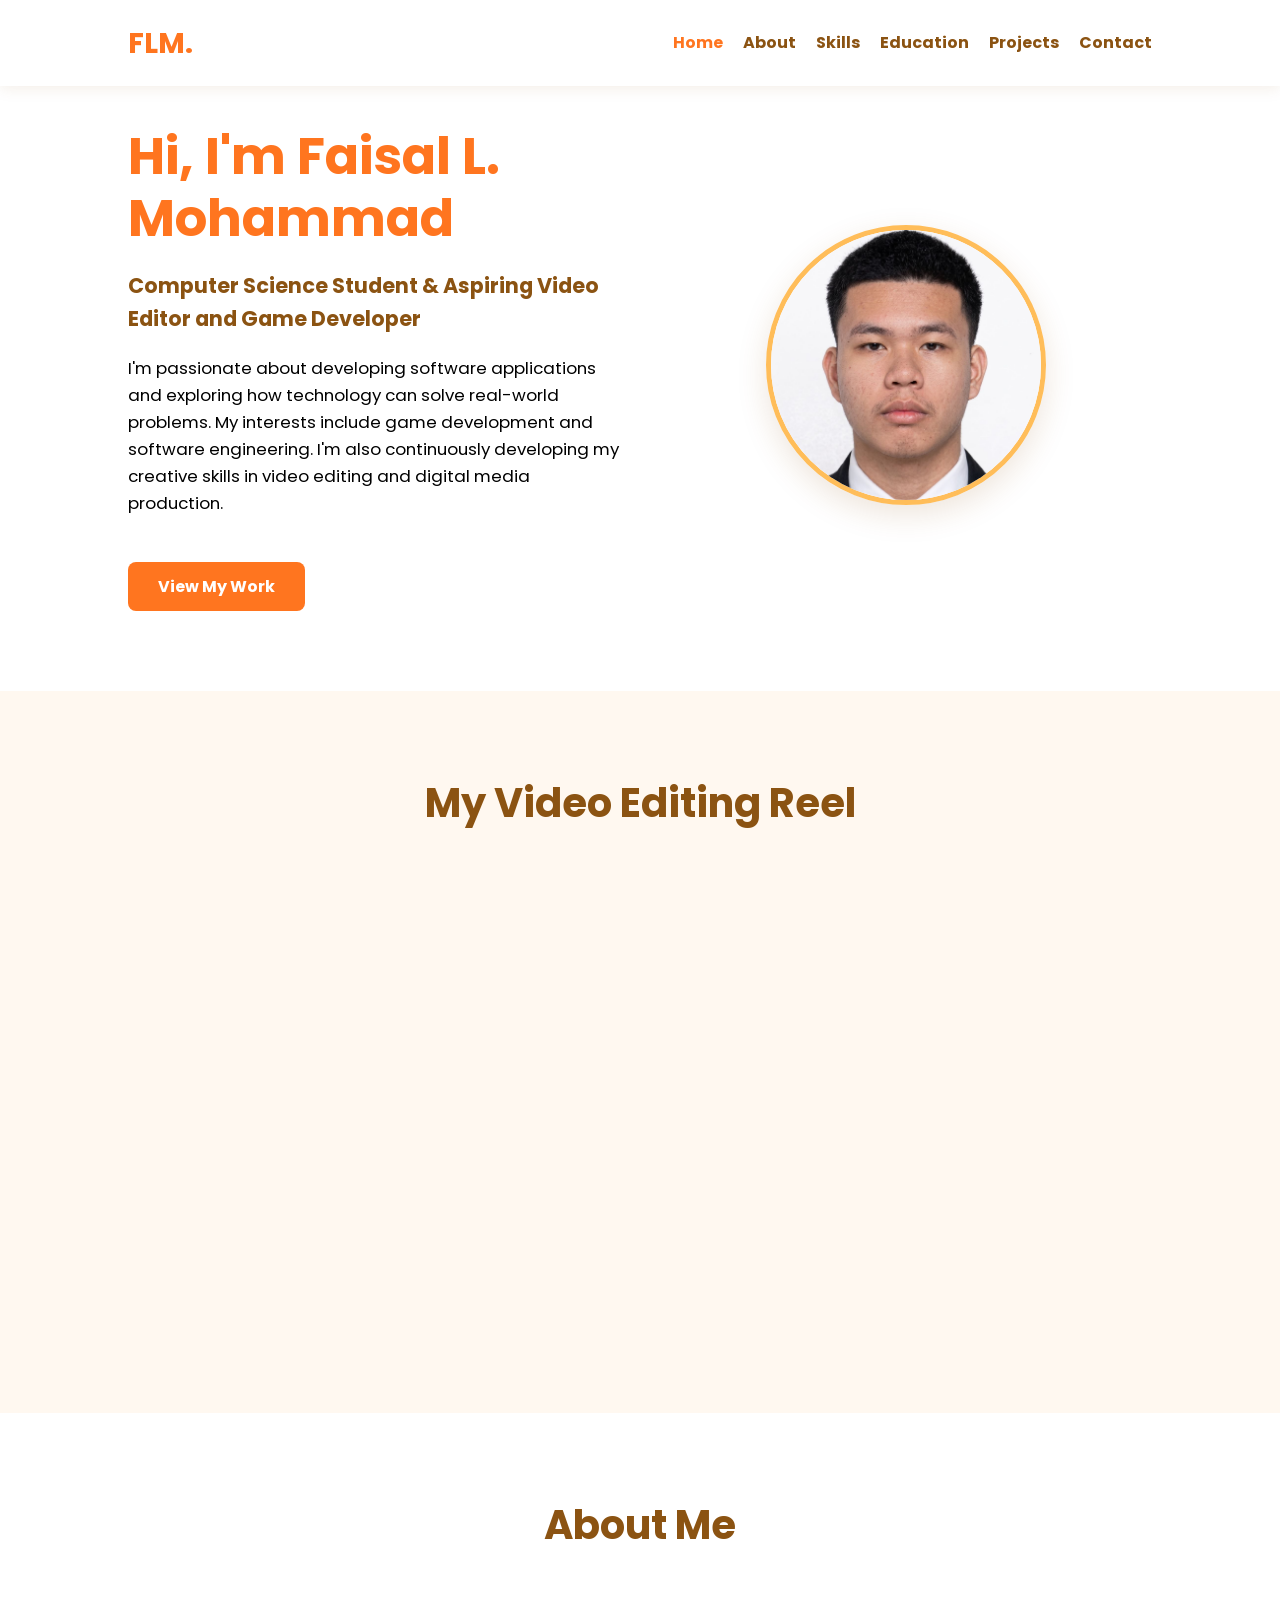
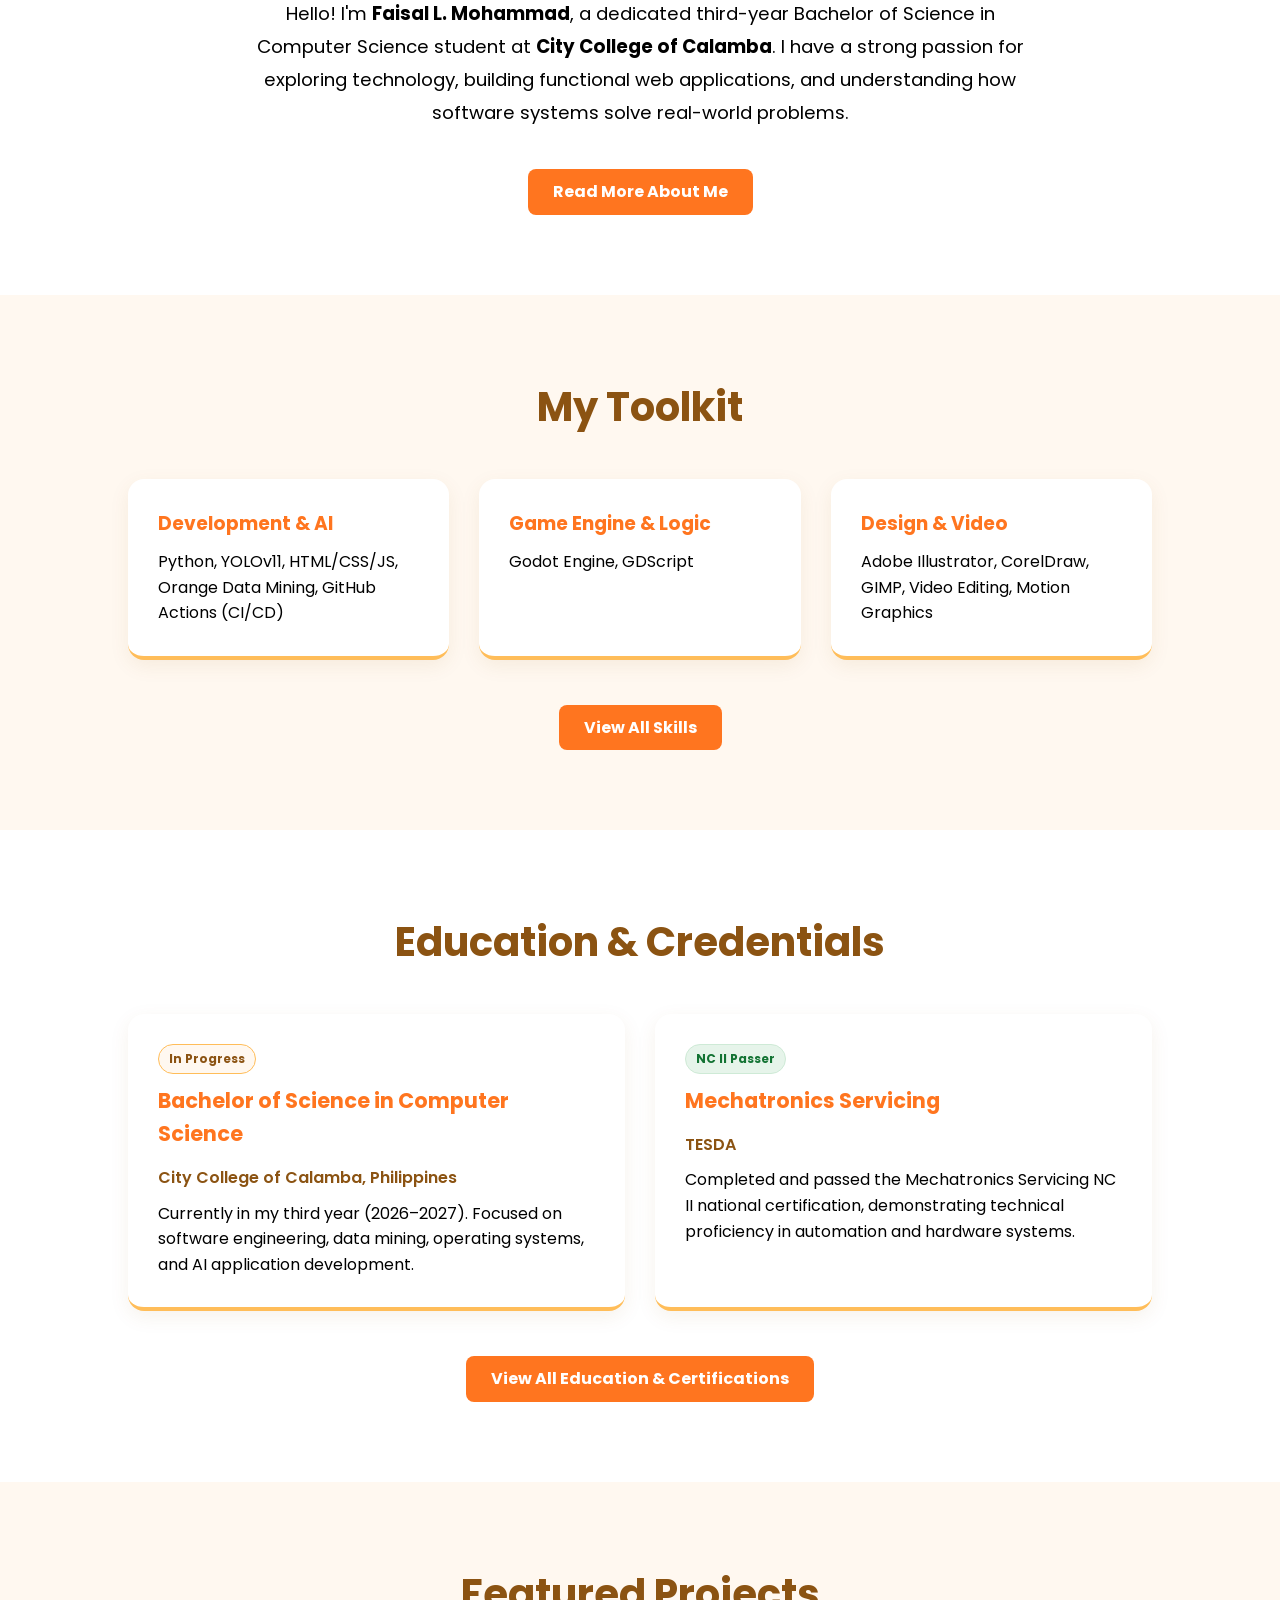
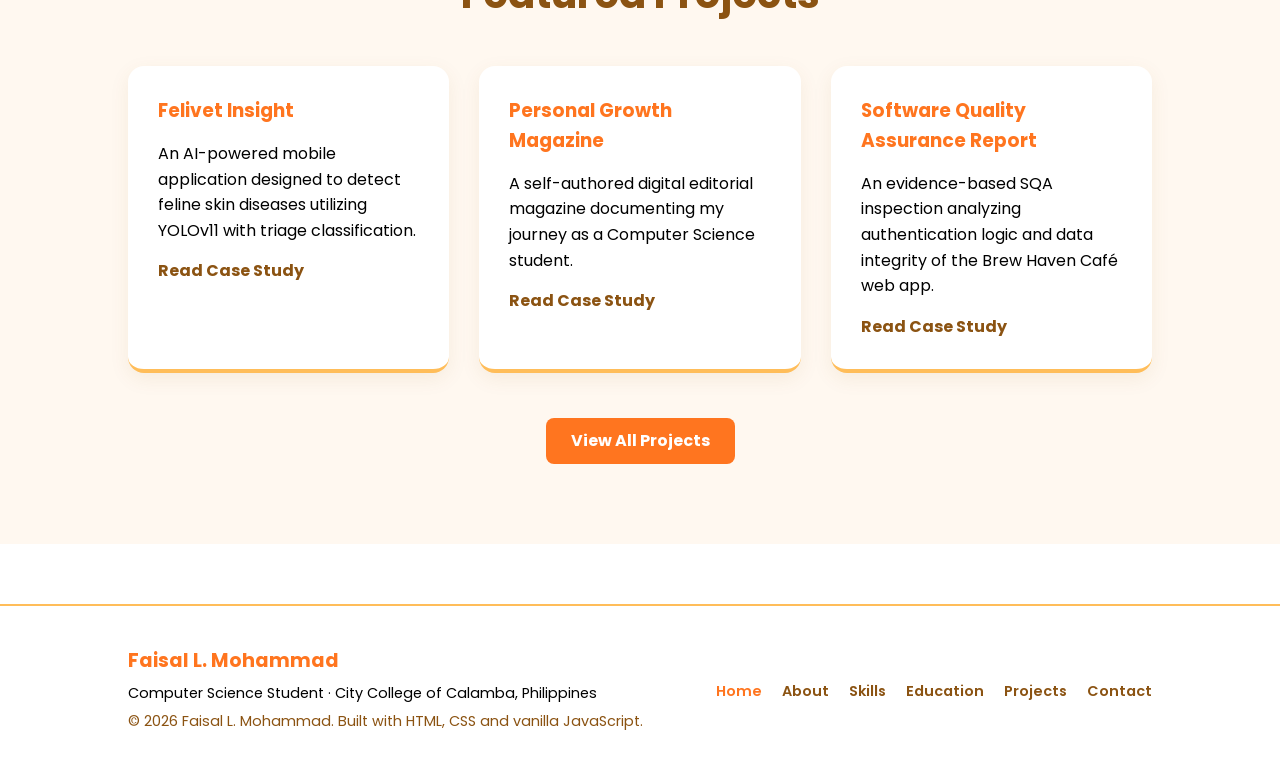
<file: index.html>
<!DOCTYPE html>
<html lang="en">
<head>
    <meta charset="UTF-8">
    <meta name="viewport" content="width=device-width, initial-scale=1.0">
    <title>Faisal L. Mohammad | Portfolio</title>
    <link href="https://fonts.googleapis.com/css2?family=Poppins:wght@400;700&display=swap" rel="stylesheet">
    <link rel="stylesheet" href="style.css">
</head>
<body>
    <!-- NAVIGATION -->
    <nav class="navbar">
        <div class="logo">FLM.</div>
        <ul class="nav-links">
            <li><a href="index.html" style="color: var(--primary-orange);">Home</a></li>
            <li><a href="about.html">About</a></li>
            <li><a href="skills.html">Skills</a></li>
            <li><a href="education.html">Education</a></li>
            <li><a href="projects.html">Projects</a></li>
            <li><a href="contact.html">Contact</a></li>
        </ul>
    </nav>

    <!-- HERO SECTION (HOME) -->
    <section class="section" style="display: flex; justify-content: space-between; align-items: center; flex-wrap: wrap; gap: 40px; padding-top: 40px;">
        <div style="flex: 1; min-width: 300px;">
            <h1 style="font-size: 3.2rem; color: var(--primary-orange); line-height: 1.2; margin-bottom: 20px;">
                Hi, I'm Faisal L. Mohammad
            </h1>
            <p style="font-size: 1.3rem; color: var(--brown); font-weight: 700; margin-bottom: 20px;">
                Computer Science Student & Aspiring Video Editor and Game Developer
            </p>
            <p style="font-size: 1.05rem; line-height: 1.6; color: var(--black); margin-bottom: 30px;">
                I'm passionate about developing software applications and exploring how technology can solve real-world problems. My interests include game development and software engineering. I'm also continuously developing my creative skills in video editing and digital media production.
            </p>
            <a href="projects.html" class="project-link" style="display: inline-block; padding: 12px 30px; background-color: var(--primary-orange); color: var(--white); border-radius: 8px; text-decoration: none; font-weight: 700;">View My Work</a>
        </div>
        <div style="flex: 1; min-width: 280px; text-align: center;">
            <img src="6303190984984040813.jpg" alt="Faisal L. Mohammad" style="width: 280px; height: 280px; border-radius: 50%; object-fit: cover; border: 5px solid var(--light-orange); box-shadow: 0 10px 30px rgba(139, 83, 18, 0.15);">
        </div>
    </section>

    <!-- VIDEO REEL PREVIEW -->
    <section class="section" style="text-align: center; background-color: var(--bg-light);">
        <h2 class="section-title">My Video Editing Reel</h2>
        <div style="max-width: 800px; margin: 0 auto;">
            <iframe width="100%" height="450" src="https://www.youtube.com/embed/B8RIspsbFXc" title="YouTube video player" frameborder="0" allow="accelerometer; autoplay; clipboard-write; encrypted-media; gyroscope; picture-in-picture; web-share" allowfullscreen></iframe>
        </div>
    </section>

    <!-- ABOUT PREVIEW -->
    <section class="section">
        <h2 class="section-title">About Me</h2>
        <div style="max-width: 800px; margin: 0 auto; text-align: center;">
            <p style="font-size: 1.15rem; line-height: 1.8; color: var(--black); margin-bottom: 25px;">
                Hello! I'm <strong>Faisal L. Mohammad</strong>, a dedicated third-year Bachelor of Science in Computer Science student at <strong>City College of Calamba</strong>. I have a strong passion for exploring technology, building functional web applications, and understanding how software systems solve real-world problems.
            </p>
            <a href="about.html" class="project-link" style="display: inline-block; padding: 10px 25px; background-color: var(--primary-orange); color: var(--white); border-radius: 8px; text-decoration: none; font-weight: 700;">Read More About Me</a>
        </div>
    </section>

    <!-- SKILLS PREVIEW -->
    <section class="section" style="background-color: var(--bg-light);">
        <h2 class="section-title">My Toolkit</h2>
        <div class="skills-grid" style="margin-bottom: 30px;">
            <div class="skill-card">
                <h3 style="color: var(--primary-orange); margin-bottom: 10px;">Development & AI</h3>
                <p>Python, YOLOv11, HTML/CSS/JS, Orange Data Mining, GitHub Actions (CI/CD)</p>
            </div>
            <div class="skill-card">
                <h3 style="color: var(--primary-orange); margin-bottom: 10px;">Game Engine & Logic</h3>
                <p>Godot Engine, GDScript</p>
            </div>
            <div class="skill-card">
                <h3 style="color: var(--primary-orange); margin-bottom: 10px;">Design & Video</h3>
                <p>Adobe Illustrator, CorelDraw, GIMP, Video Editing, Motion Graphics</p>
            </div>
        </div>
        <div style="text-align: center;">
            <a href="skills.html" class="project-link" style="display: inline-block; padding: 10px 25px; background-color: var(--primary-orange); color: var(--white); border-radius: 8px; text-decoration: none; font-weight: 700;">View All Skills</a>
        </div>
    </section>

    <!-- EDUCATION PREVIEW -->
    <section class="section">
        <h2 class="section-title">Education & Credentials</h2>
        <div style="max-width: 1200px; margin: 0 auto; margin-bottom: 30px;">
            <div class="skills-grid">
                <div class="skill-card">
                    <span class="badge" style="display: inline-block; padding: 4px 10px; font-size: 0.75rem; font-weight: 700; border-radius: 20px; background-color: var(--bg-light); color: var(--brown); margin-bottom: 10px; border: 1px solid var(--light-orange);">In Progress</span>
                    <h3 style="color: var(--primary-orange); font-size: 1.3rem;">Bachelor of Science in Computer Science</h3>
                    <p style="color: var(--brown); font-weight: 600; margin-bottom: 10px;">City College of Calamba, Philippines</p>
                    <p>Currently in my third year (2026–2027). Focused on software engineering, data mining, operating systems, and AI application development.</p>
                </div>
                <div class="skill-card">
                    <span class="badge" style="display: inline-block; padding: 4px 10px; font-size: 0.75rem; font-weight: 700; border-radius: 20px; background-color: #e6f4ea; color: #137333; margin-bottom: 10px; border: 1px solid #ceead6;">NC II Passer</span>
                    <h3 style="color: var(--primary-orange); font-size: 1.3rem;">Mechatronics Servicing</h3>
                    <p style="color: var(--brown); font-weight: 600; margin-bottom: 10px;">TESDA</p>
                    <p>Completed and passed the Mechatronics Servicing NC II national certification, demonstrating technical proficiency in automation and hardware systems.</p>
                </div>
            </div>
        </div>
        <div style="text-align: center;">
            <a href="education.html" class="project-link" style="display: inline-block; padding: 10px 25px; background-color: var(--primary-orange); color: var(--white); border-radius: 8px; text-decoration: none; font-weight: 700;">View All Education & Certifications</a>
        </div>
    </section>

    <!-- FEATURED PROJECTS PREVIEW -->
    <section class="section" style="background-color: var(--bg-light);">
        <h2 class="section-title">Featured Projects</h2>
        <div class="projects-grid" style="margin-bottom: 30px;">
            <div class="project-card">
                <h3>Felivet Insight</h3>
                <p>An AI-powered mobile application designed to detect feline skin diseases utilizing YOLOv11 with triage classification.</p>
                <a href="felivet.html" class="project-link">Read Case Study</a>
            </div>
            <div class="project-card">
                <h3>Personal Growth Magazine</h3>
                <p>A self-authored digital editorial magazine documenting my journey as a Computer Science student.</p>
                <a href="magazine.html" class="project-link">Read Case Study</a>
            </div>
            <div class="project-card">
                <h3>Software Quality Assurance Report</h3>
                <p>An evidence-based SQA inspection analyzing authentication logic and data integrity of the Brew Haven Café web app.</p>
                <a href="sqa-report.html" class="project-link">Read Case Study</a>
            </div>
        </div>
        <div style="text-align: center;">
            <a href="projects.html" class="project-link" style="display: inline-block; padding: 10px 25px; background-color: var(--primary-orange); color: var(--white); border-radius: 8px; text-decoration: none; font-weight: 700;">View All Projects</a>
        </div>
    </section>

    <!-- FOOTER -->
    <footer>
        <div class="footer-left">
            <h3>Faisal L. Mohammad</h3>
            <p>Computer Science Student · City College of Calamba, Philippines</p>
            <p class="copyright">&copy; 2026 Faisal L. Mohammad. Built with HTML, CSS and vanilla JavaScript.</p>
        </div>
        <ul class="footer-links">
            <li><a href="index.html"style="color: var(--primary-orange);">Home</a></li>
            <li><a href="about.html">About</a></li>
            <li><a href="skills.html">Skills</a></li>
            <li><a href="education.html">Education</a></li>
            <li><a href="projects.html">Projects</a></li>
            <li><a href="contact.html">Contact</a></li>
        </ul>
    </footer>
</body>
</html>
</file>
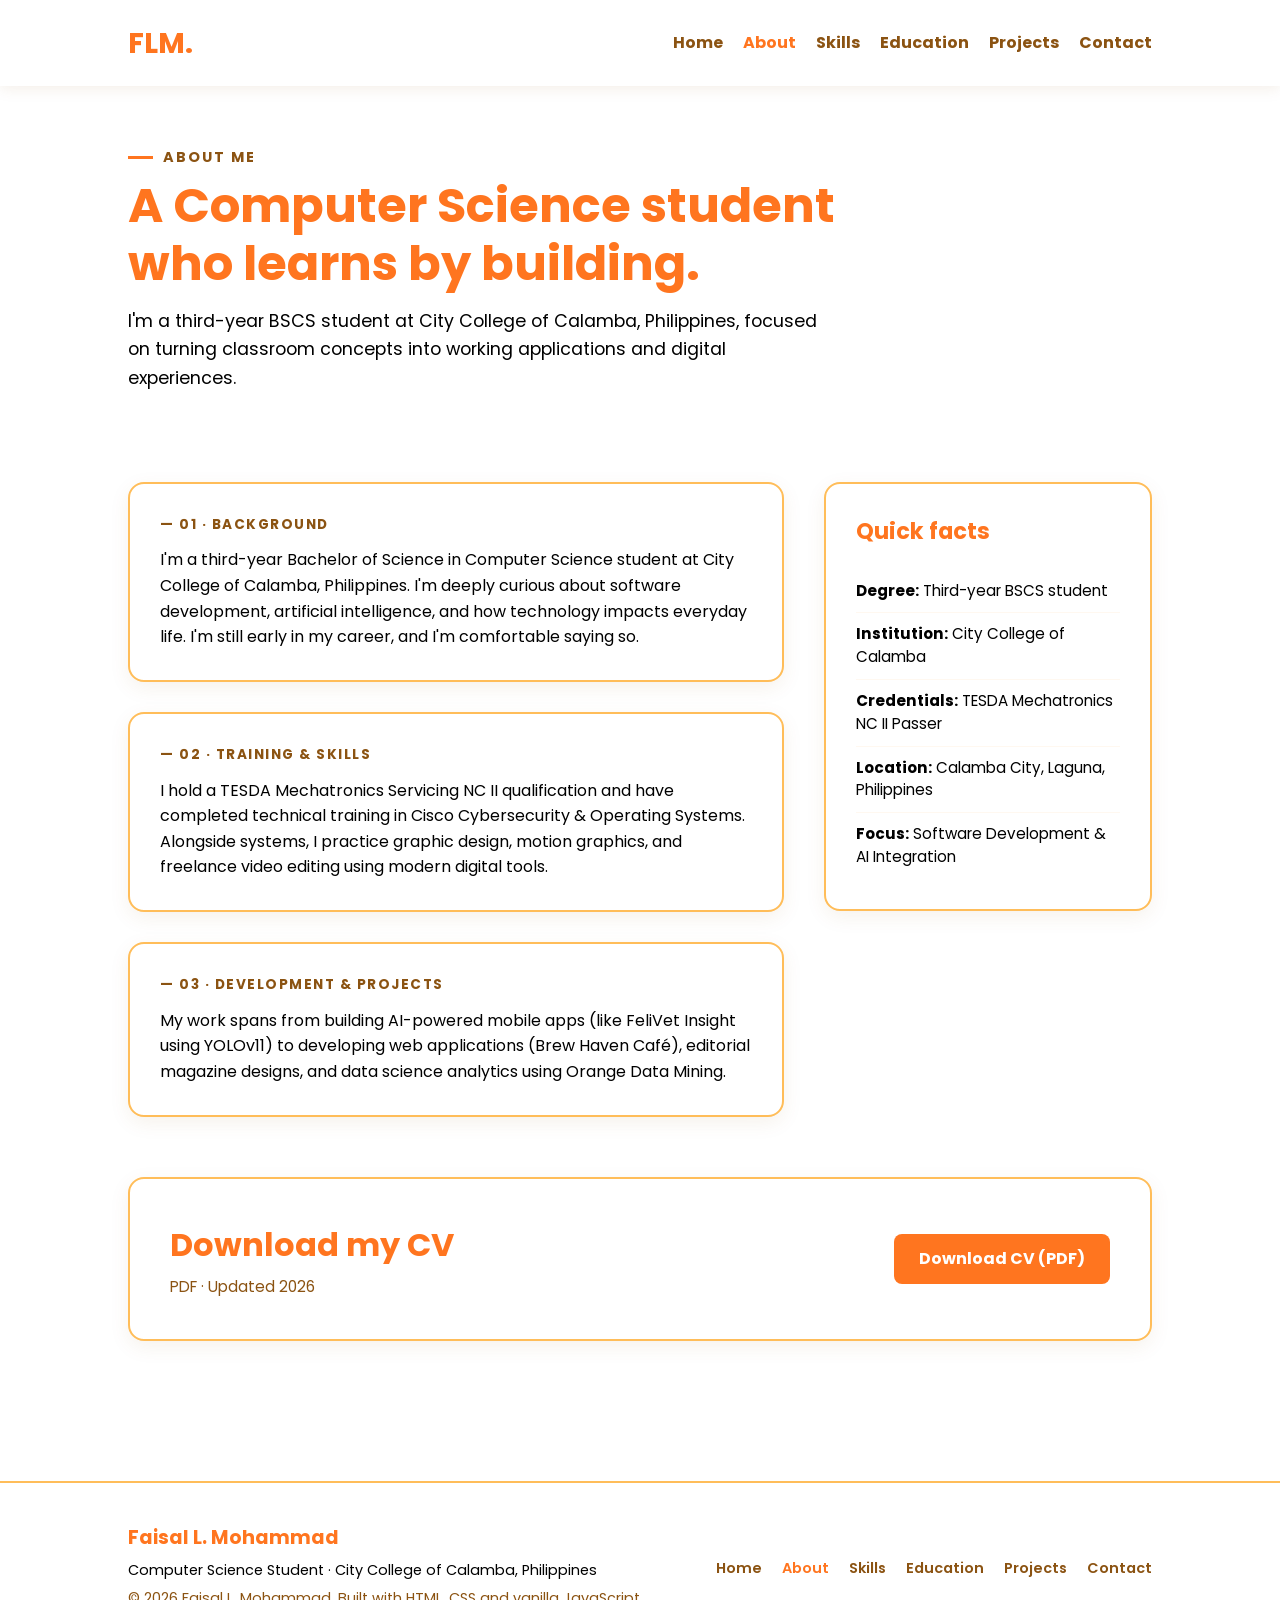
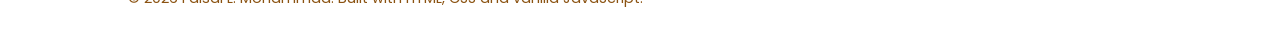
<file: about.html>
<!DOCTYPE html>
<html lang="en">
<head>
    <meta charset="UTF-8">
    <meta name="viewport" content="width=device-width, initial-scale=1.0">
    <title>About Me | Faisal L. Mohammad</title>
    <link href="https://fonts.googleapis.com/css2?family=Poppins:wght@400;700&display=swap" rel="stylesheet">
    <link rel="stylesheet" href="style.css">
    <style>
        .about-hero {
            padding: 60px 10% 40px 10%;
        }
        .about-subtitle {
            font-size: 0.9rem;
            color: var(--brown);
            font-weight: 700;
            letter-spacing: 2px;
            text-transform: uppercase;
            margin-bottom: 8px;
            display: flex;
            align-items: center;
            gap: 10px;
        }
        .about-subtitle::before {
            content: "";
            display: inline-block;
            width: 25px;
            height: 3px;
            background-color: var(--primary-orange);
        }
        .about-hero h1 {
            color: var(--primary-orange);
            font-size: 3rem;
            margin-bottom: 15px;
            max-width: 800px;
            line-height: 1.2;
        }
        .about-hero p {
            color: var(--black);
            font-size: 1.1rem;
            max-width: 700px;
            line-height: 1.6;
            margin-bottom: 50px;
        }
        .about-layout {
            display: grid;
            grid-template-columns: 2fr 1fr;
            gap: 40px;
            padding: 0 10% 60px 10%;
        }
        .about-main-cards {
            display: flex;
            flex-direction: column;
            gap: 30px;
        }
        .about-card {
            background: var(--white);
            padding: 30px;
            border-radius: 16px;
            box-shadow: 0 6px 20px rgba(139, 83, 18, 0.08);
            border: 2px solid var(--light-orange);
        }
        .about-card-title {
            font-size: 0.85rem;
            color: var(--brown);
            font-weight: 700;
            letter-spacing: 1.5px;
            text-transform: uppercase;
            margin-bottom: 12px;
            display: flex;
            align-items: center;
            gap: 8px;
        }
        .about-card p {
            color: var(--black);
            font-size: 1rem;
            line-height: 1.6;
        }
        .quick-facts-box {
            background: var(--white);
            padding: 30px;
            border-radius: 16px;
            box-shadow: 0 6px 20px rgba(139, 83, 18, 0.08);
            border: 2px solid var(--light-orange);
            height: fit-content;
        }
        .quick-facts-box h3 {
            color: var(--primary-orange);
            font-size: 1.4rem;
            margin-bottom: 20px;
        }
        .quick-facts-box ul {
            list-style: none;
            padding: 0;
            margin: 0;
        }
        .quick-facts-box li {
            color: var(--black);
            font-size: 0.95rem;
            padding: 10px 0;
            border-bottom: 1px solid var(--bg-light);
            line-height: 1.5;
        }
        .quick-facts-box li:last-child {
            border-bottom: none;
        }
        .cv-section {
            padding: 0 10% 80px 10%;
        }
        .cv-card {
            background: var(--white);
            padding: 40px;
            border-radius: 16px;
            box-shadow: 0 6px 20px rgba(139, 83, 18, 0.08);
            border: 2px solid var(--light-orange);
            display: flex;
            justify-content: space-between;
            align-items: center;
            flex-wrap: wrap;
            gap: 20px;
        }
        .cv-card h3 {
            color: var(--primary-orange);
            font-size: 2rem;
            margin-bottom: 5px;
        }
        .cv-card p {
            color: var(--brown);
            font-size: 0.95rem;
        }
        .download-btn {
            background-color: var(--primary-orange);
            color: var(--white);
            padding: 12px 25px;
            border-radius: 8px;
            text-decoration: none;
            font-weight: 700;
            transition: background 0.3s ease;
        }
        .download-btn:hover {
            background-color: var(--brown);
        }
        @media (max-width: 900px) {
            .about-layout {
                grid-template-columns: 1fr;
            }
        }
    </style>
</head>
<body>
    <!-- NAVIGATION -->
    <nav class="navbar">
        <div class="logo">FLM.</div>
        <ul class="nav-links">
            <li><a href="index.html">Home</a></li>
            <li><a href="about.html" style="color: var(--primary-orange);">About</a></li>
            <li><a href="skills.html">Skills</a></li>
            <li><a href="education.html">Education</a></li>
            <li><a href="projects.html">Projects</a></li>
            <li><a href="contact.html">Contact</a></li>
        </ul>
    </nav>


    <!-- ABOUT HERO -->
    <section class="about-hero">
        <div class="about-subtitle">About Me</div>
        <h1>A Computer Science student who learns by building.</h1>
        <p>I'm a third-year BSCS student at City College of Calamba, Philippines, focused on turning classroom concepts into working applications and digital experiences.</p>
    </section>

    <!-- ABOUT GRID LAYOUT -->
    <div class="about-layout">
        
        <!-- LEFT MAIN CARDS -->
        <div class="about-main-cards">
            
            <div class="about-card">
                <div class="about-card-title">— 01 · BACKGROUND</div>
                <p>I'm a third-year Bachelor of Science in Computer Science student at City College of Calamba, Philippines. I'm deeply curious about software development, artificial intelligence, and how technology impacts everyday life. I'm still early in my career, and I'm comfortable saying so.</p>
            </div>

            <div class="about-card">
                <div class="about-card-title">— 02 · TRAINING & SKILLS</div>
                <p>I hold a TESDA Mechatronics Servicing NC II qualification and have completed technical training in Cisco Cybersecurity & Operating Systems. Alongside systems, I practice graphic design, motion graphics, and freelance video editing using modern digital tools.</p>
            </div>

            <div class="about-card">
                <div class="about-card-title">— 03 · DEVELOPMENT & PROJECTS</div>
                <p>My work spans from building AI-powered mobile apps (like FeliVet Insight using YOLOv11) to developing web applications (Brew Haven Café), editorial magazine designs, and data science analytics using Orange Data Mining.</p>
            </div>

        </div>

        <!-- RIGHT QUICK FACTS -->
        <div class="quick-facts-box">
            <h3>Quick facts</h3>
            <ul>
                <li><strong>Degree:</strong> Third-year BSCS student</li>
                <li><strong>Institution:</strong> City College of Calamba</li>
                <li><strong>Credentials:</strong> TESDA Mechatronics NC II Passer</li>
                <li><strong>Location:</strong> Calamba City, Laguna, Philippines</li>
                <li><strong>Focus:</strong> Software Development & AI Integration</li>
            </ul>
        </div>

    </div>

    <!-- CV DOWNLOAD SECTION -->
    <section class="cv-section">
        <div class="cv-card">
            <div>
                <h3>Download my CV</h3>
                <p>PDF · Updated 2026</p>
            </div>
            <a href="Faisal_L_Mohammad_Professional_CV.pdf" download class="download-btn">Download CV (PDF)</a>
        </div>
    </section>

<!-- FOOTER -->
    <footer>
        <div class="footer-left">
            <h3>Faisal L. Mohammad</h3>
            <p>Computer Science Student · City College of Calamba, Philippines</p>
            <p class="copyright">&copy; 2026 Faisal L. Mohammad. Built with HTML, CSS and vanilla JavaScript.</p>
        </div>
        <ul class="footer-links">
            <li><a href="index.html">Home</a></li>
            <li><a href="about.html" style="color: var(--primary-orange);">About</a></li>
            <li><a href="skills.html">Skills</a></li>
            <li><a href="education.html">Education</a></li>
            <li><a href="projects.html">Projects</a></li>
            <li><a href="contact.html">Contact</a></li>
        </ul>
    </footer>
</body>
</html>
</file>
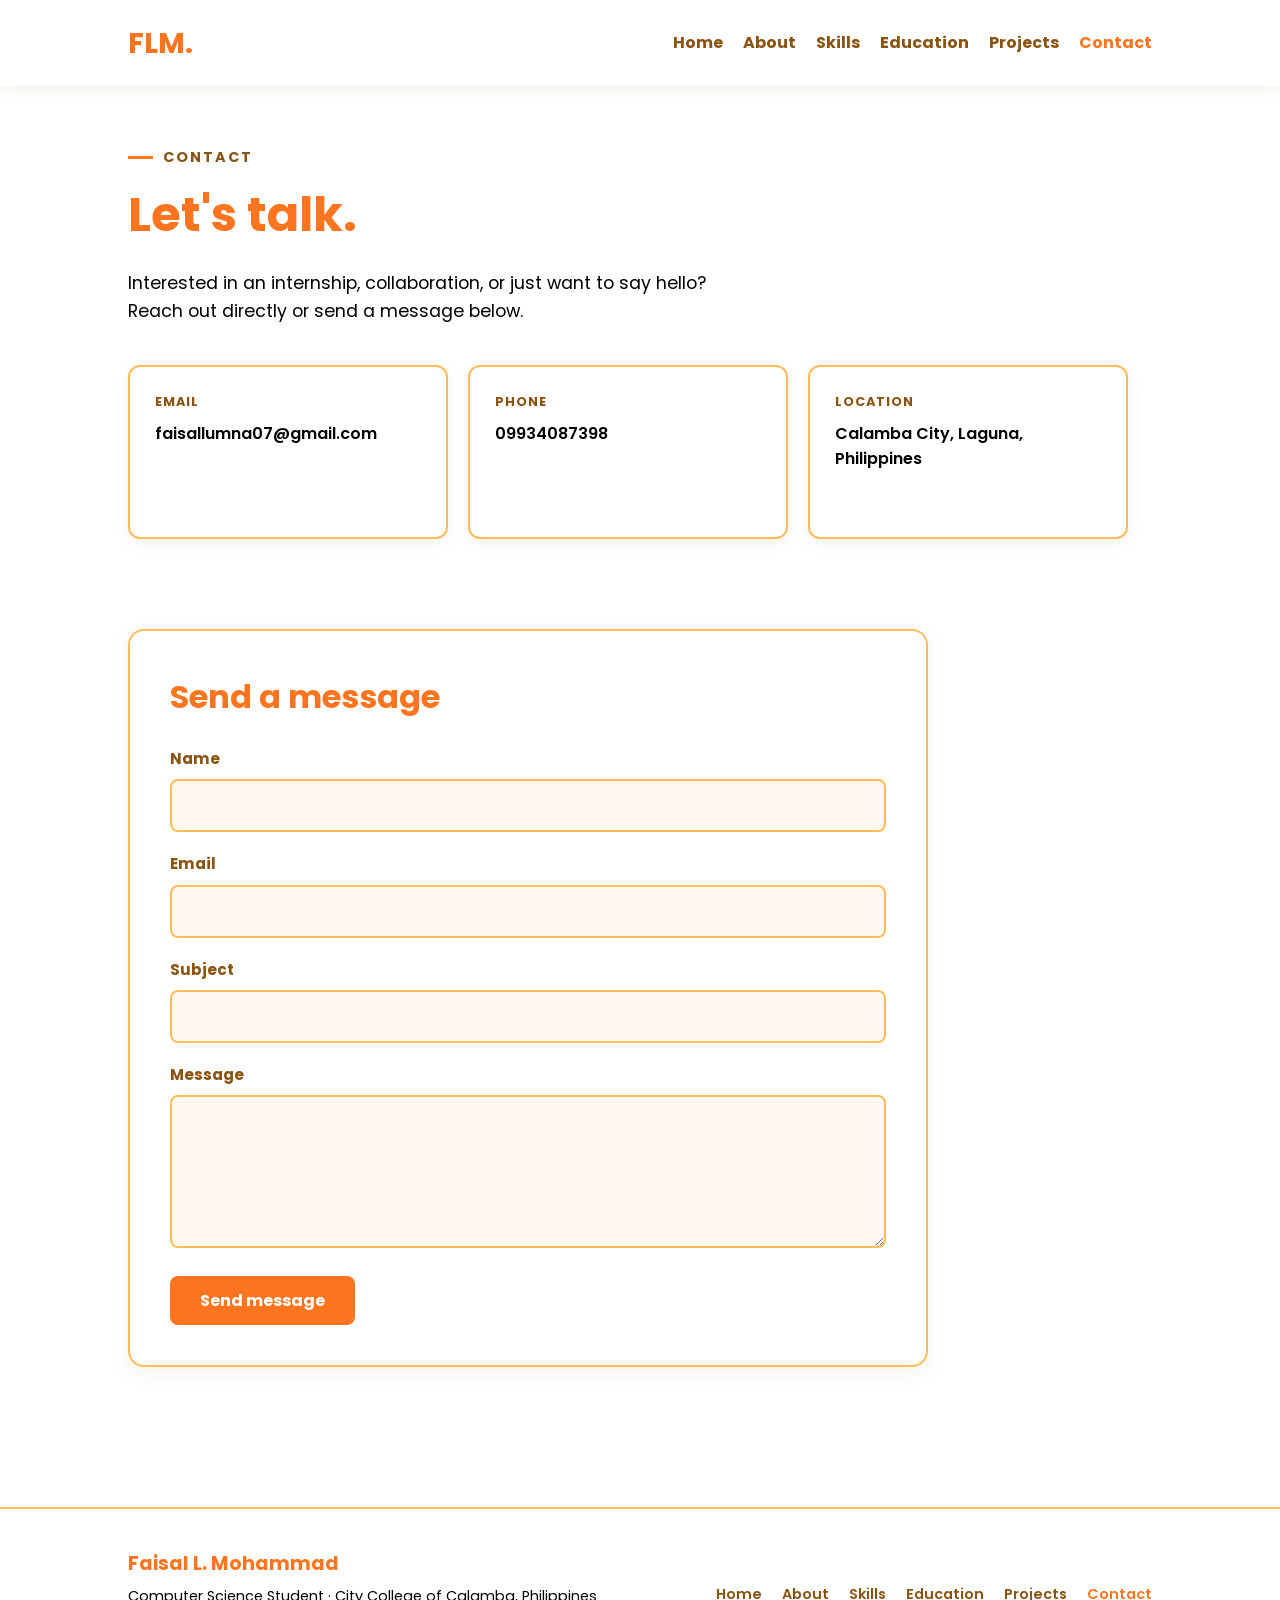
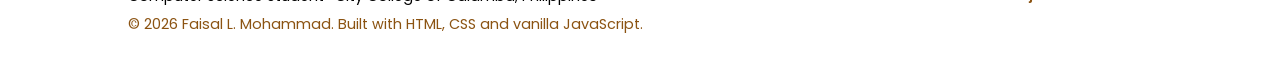
<file: contact.html>
<!DOCTYPE html>
<html lang="en">
<head>
    <meta charset="UTF-8">
    <meta name="viewport" content="width=device-width, initial-scale=1.0">
    <title>Contact | Faisal L. Mohammad</title>
    <link href="https://fonts.googleapis.com/css2?family=Poppins:wght@400;700&display=swap" rel="stylesheet">
    <link rel="stylesheet" href="style.css">
    <style>
        .contact-hero {
            padding: 60px 10% 30px 10%;
        }
        .contact-subtitle {
            font-size: 0.9rem;
            color: var(--brown);
            font-weight: 700;
            letter-spacing: 2px;
            text-transform: uppercase;
            margin-bottom: 8px;
            display: flex;
            align-items: center;
            gap: 10px;
        }
        .contact-subtitle::before {
            content: "";
            display: inline-block;
            width: 25px;
            height: 3px;
            background-color: var(--primary-orange);
        }
        .contact-hero h1 {
            color: var(--primary-orange);
            font-size: 3rem;
            margin-bottom: 15px;
        }
        .contact-hero p {
            color: var(--black);
            font-size: 1.1rem;
            max-width: 600px;
            margin-bottom: 40px;
            line-height: 1.6;
        }
        .contact-cards-grid {
            display: grid;
            grid-template-columns: repeat(auto-fit, minmax(280px, 1fr));
            gap: 20px;
            margin-bottom: 60px;
            max-width: 1000px;
        }
        .contact-info-card {
            background: var(--white);
            padding: 25px;
            border-radius: 12px;
            box-shadow: 0 4px 15px rgba(139, 83, 18, 0.08);
            border: 2px solid var(--light-orange);
        }
        .contact-info-card span.label {
            font-size: 0.8rem;
            color: var(--brown);
            font-weight: 700;
            letter-spacing: 1px;
            text-transform: uppercase;
            display: block;
            margin-bottom: 8px;
        }
        .contact-info-card a, .contact-info-card p {
            color: var(--black);
            font-size: 1rem;
            text-decoration: none;
            font-weight: 600;
        }
        .contact-info-card a:hover {
            color: var(--primary-orange);
        }
        .form-section {
            padding: 0 10% 80px 10%;
        }
        .form-container {
            background: var(--white);
            padding: 40px;
            border-radius: 16px;
            box-shadow: 0 6px 20px rgba(139, 83, 18, 0.08);
            border: 2px solid var(--light-orange);
            max-width: 800px;
        }
        .form-container h2 {
            color: var(--primary-orange);
            font-size: 2rem;
            margin-bottom: 25px;
        }
        .form-group {
            margin-bottom: 20px;
        }
        .form-group label {
            display: block;
            color: var(--brown);
            font-weight: 700;
            font-size: 0.95rem;
            margin-bottom: 8px;
        }
        .form-group input, .form-group textarea {
            width: 100%;
            padding: 12px 15px;
            border: 2px solid var(--light-orange);
            border-radius: 8px;
            background-color: var(--bg-light);
            font-family: 'Poppins', sans-serif;
            font-size: 1rem;
            color: var(--black);
        }
        .form-group input:focus, .form-group textarea:focus {
            outline: none;
            border-color: var(--primary-orange);
            background-color: var(--white);
        }
        .submit-btn {
            background-color: var(--primary-orange);
            color: var(--white);
            padding: 12px 30px;
            border: none;
            border-radius: 8px;
            font-family: 'Poppins', sans-serif;
            font-size: 1rem;
            font-weight: 700;
            cursor: pointer;
            transition: background 0.3s ease;
        }
        .submit-btn:hover {
            background-color: var(--brown);
        }
    </style>
</head>
<body>
    <!-- NAVIGATION -->
    <nav class="navbar">
        <div class="logo">FLM.</div>
        <ul class="nav-links">
            <li><a href="index.html">Home</a></li>
            <li><a href="about.html">About</a></li>
            <li><a href="skills.html">Skills</a></li>
            <li><a href="education.html">Education</a></li>
            <li><a href="projects.html">Projects</a></li>
            <li><a href="contact.html" style="color: var(--primary-orange);">Contact</a></li>
        </ul>
    </nav>


    <!-- CONTACT HERO SECTION -->
    <section class="contact-hero">
        <div class="contact-subtitle">Contact</div>
        <h1>Let's talk.</h1>
        <p>Interested in an internship, collaboration, or just want to say hello? Reach out directly or send a message below.</p>

        <!-- CONTACT CARDS -->
        <div class="contact-cards-grid">
            <div class="contact-info-card">
                <span class="label">Email</span>
                <a href="mailto:faisallumna07@gmail.com">faisallumna07@gmail.com</a>
            </div>
            <div class="contact-info-card">
                <span class="label">Phone</span>
                <p>09934087398</p>
            </div>
            <div class="contact-info-card">
                <span class="label">Location</span>
                <p>Calamba City, Laguna, Philippines</p>
            </div>
        </div>
    </section>

    <!-- SEND A MESSAGE FORM -->
    <section class="form-section">
        <div class="form-container">
            <h2>Send a message</h2>
            <form action="https://formspree.io/f/xoeezwyo" method="POST"> 
                <div class="form-group">
                    <label for="name">Name</label>
                    <input type="text" id="name" name="name" required>
                </div>
                <div class="form-group">
                    <label for="email">Email</label>
                    <input type="email" id="email" name="email" required>
                </div>
                <div class="form-group">
                    <label for="subject">Subject</label>
                    <input type="text" id="subject" name="subject" required>
                </div>
                <div class="form-group">
                    <label for="message">Message</label>
                    <textarea id="message" name="message" rows="5" required></textarea>
                </div>
                <button type="submit" class="submit-btn">Send message</button>
            </form>
        </div>
    </section>

<!-- FOOTER -->
    <footer>
        <div class="footer-left">
            <h3>Faisal L. Mohammad</h3>
            <p>Computer Science Student · City College of Calamba, Philippines</p>
            <p class="copyright">&copy; 2026 Faisal L. Mohammad. Built with HTML, CSS and vanilla JavaScript.</p>
        </div>
        <ul class="footer-links">
            <li><a href="index.html">Home</a></li>
            <li><a href="about.html">About</a></li>
            <li><a href="skills.html">Skills</a></li>
            <li><a href="education.html">Education</a></li>
            <li><a href="projects.html">Projects</a></li>
            <li><a href="contact.html" style="color: var(--primary-orange);">Contact</a></li>
        </ul>
    </footer>
</body>
</html>
</file>
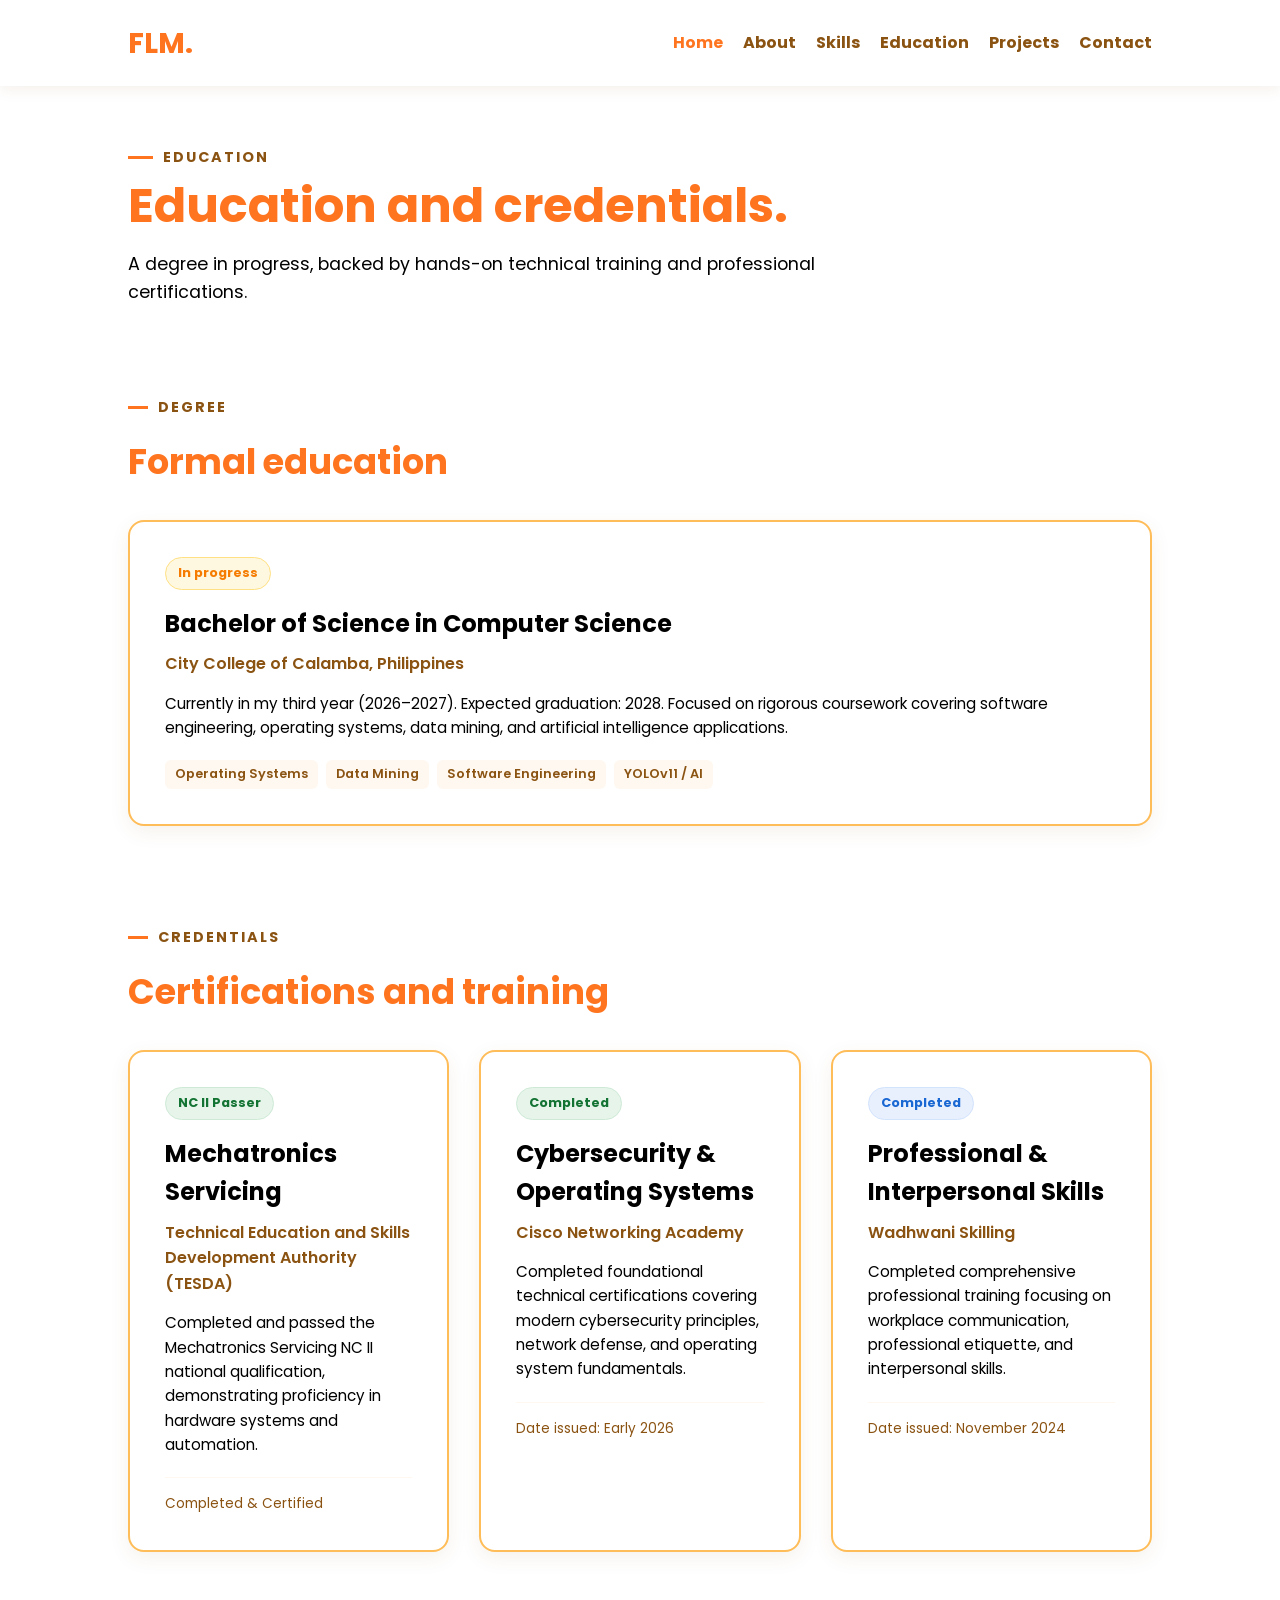
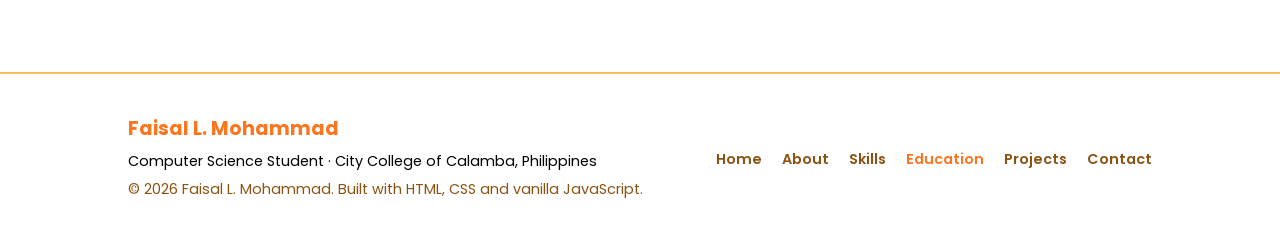
<file: education.htm>
<!DOCTYPE html>
<html lang="en">
<head>
    <meta charset="UTF-8">
    <meta name="viewport" content="width=device-width, initial-scale=1.0">
    <title>Education & Credentials | Faisal L. Mohammad</title>
    <link href="https://fonts.googleapis.com/css2?family=Poppins:wght@400;700&display=swap" rel="stylesheet">
    <link rel="stylesheet" href="style.css">
    <style>
        .edu-hero {
            padding: 60px 10% 40px 10%;
        }
        .edu-subtitle {
            font-size: 0.9rem;
            color: var(--brown);
            font-weight: 700;
            letter-spacing: 2px;
            text-transform: uppercase;
            margin-bottom: 8px;
            display: flex;
            align-items: center;
            gap: 10px;
        }
        .edu-subtitle::before {
            content: "";
            display: inline-block;
            width: 25px;
            height: 3px;
            background-color: var(--primary-orange);
        }
        .edu-hero h1 {
            color: var(--primary-orange);
            font-size: 3rem;
            margin-bottom: 15px;
            max-width: 800px;
            line-height: 1.2;
        }
        .edu-hero p {
            color: var(--black);
            font-size: 1.1rem;
            max-width: 700px;
            line-height: 1.6;
            margin-bottom: 50px;
        }
        .edu-container {
            padding: 0 10% 60px 10%;
        }
        .section-category-title {
            font-size: 0.9rem;
            color: var(--brown);
            font-weight: 700;
            letter-spacing: 2px;
            text-transform: uppercase;
            margin-bottom: 15px;
            display: flex;
            align-items: center;
            gap: 10px;
        }
        .section-category-title::before {
            content: "";
            display: inline-block;
            width: 20px;
            height: 3px;
            background-color: var(--primary-orange);
        }
        .section-heading {
            color: var(--primary-orange);
            font-size: 2.2rem;
            margin-bottom: 30px;
        }
        .edu-card {
            background: var(--white);
            padding: 35px;
            border-radius: 16px;
            box-shadow: 0 6px 20px rgba(139, 83, 18, 0.08);
            border: 2px solid var(--light-orange);
            margin-bottom: 40px;
        }
        .badge {
            display: inline-block;
            padding: 5px 12px;
            font-size: 0.8rem;
            font-weight: 700;
            border-radius: 20px;
            background-color: var(--bg-light);
            color: var(--brown);
            margin-bottom: 15px;
            border: 1px solid var(--light-orange);
        }
        .edu-card h3 {
            color: var(--black);
            font-size: 1.5rem;
            margin-bottom: 8px;
        }
        .edu-card h4 {
            color: var(--brown);
            font-size: 1rem;
            font-weight: 600;
            margin-bottom: 15px;
        }
        .edu-card p {
            color: var(--black);
            font-size: 0.95rem;
            line-height: 1.6;
            margin-bottom: 20px;
        }
        .edu-meta {
            font-size: 0.85rem;
            color: var(--brown);
            border-top: 1px solid var(--bg-light);
            padding-top: 15px;
        }
        .tag-list {
            display: flex;
            flex-wrap: wrap;
            gap: 8px;
            margin-top: 15px;
        }
        .tag {
            background-color: var(--bg-light);
            color: var(--brown);
            padding: 4px 10px;
            border-radius: 6px;
            font-size: 0.8rem;
            font-weight: 600;
        }
        .creds-grid {
            display: grid;
            grid-template-columns: repeat(auto-fit, minmax(320px, 1fr));
            gap: 30px;
        }
    </style>
</head>
<body>
    <!-- NAVIGATION -->
    <nav class="navbar">
        <div class="logo">FLM.</div>
        <ul class="nav-links">
            <li><a href="index.html" style="color: var(--primary-orange);">Home</a></li>
            <li><a href="about.html">About</a></li>
            <li><a href="skills.html">Skills</a></li>
            <li><a href="education.html">Education</a></li>
            <li><a href="projects.html">Projects</a></li>
            <li><a href="contact.html">Contact</a></li>
        </ul>
    </nav>


    <!-- EDU HERO -->
    <section class="edu-hero">
        <div class="edu-subtitle">Education</div>
        <h1>Education and credentials.</h1>
        <p>A degree in progress, backed by hands-on technical training and professional certifications.</p>
    </section>

    <!-- FORMAL EDUCATION SECTION -->
    <div class="edu-container">
        <div class="section-category-title">Degree</div>
        <h2 class="section-heading">Formal education</h2>

        <div class="edu-card">
            <span class="badge" style="background-color: #fff8e1; color: #f57c00; border-color: #ffe082;">In progress</span>
            <h3>Bachelor of Science in Computer Science</h3>
            <h4>City College of Calamba, Philippines</h4>
            <p>Currently in my third year (2026–2027). Expected graduation: 2028. Focused on rigorous coursework covering software engineering, operating systems, data mining, and artificial intelligence applications.</p>
            <div class="tag-list">
                <span class="tag">Operating Systems</span>
                <span class="tag">Data Mining</span>
                <span class="tag">Software Engineering</span>
                <span class="tag">YOLOv11 / AI</span>
            </div>
        </div>
    </div>

    <!-- CERTIFICATIONS AND TRAINING SECTION -->
    <div class="edu-container" style="padding-top: 0;">
        <div class="section-category-title">Credentials</div>
        <h2 class="section-heading">Certifications and training</h2>

        <div class="creds-grid">
            
            <!-- Cert 1: TESDA -->
            <div class="edu-card" style="margin-bottom: 0;">
                <span class="badge" style="background-color: #e6f4ea; color: #137333; border-color: #ceead6;">NC II Passer</span>
                <h3>Mechatronics Servicing</h3>
                <h4>Technical Education and Skills Development Authority (TESDA)</h4>
                <p>Completed and passed the Mechatronics Servicing NC II national qualification, demonstrating proficiency in hardware systems and automation.</p>
                <div class="edu-meta">
                    Completed & Certified
                </div>
            </div>

            <!-- Cert 2: Cisco -->
            <div class="edu-card" style="margin-bottom: 0;">
                <span class="badge" style="background-color: #e6f4ea; color: #137333; border-color: #ceead6;">Completed</span>
                <h3>Cybersecurity & Operating Systems</h3>
                <h4>Cisco Networking Academy</h4>
                <p>Completed foundational technical certifications covering modern cybersecurity principles, network defense, and operating system fundamentals.</p>
                <div class="edu-meta">
                    Date issued: Early 2026
                </div>
            </div>

            <!-- Cert 3: Wadhwani -->
            <div class="edu-card" style="margin-bottom: 0;">
                <span class="badge" style="background-color: #e8f0fe; color: #1967d2; border-color: #d2e3fc;">Completed</span>
                <h3>Professional & Interpersonal Skills</h3>
                <h4>Wadhwani Skilling</h4>
                <p>Completed comprehensive professional training focusing on workplace communication, professional etiquette, and interpersonal skills.</p>
                <div class="edu-meta">
                    Date issued: November 2024
                </div>
            </div>

        </div>
    </div>

<!-- FOOTER -->
    <footer>
        <div class="footer-left">
            <h3>Faisal L. Mohammad</h3>
            <p>Computer Science Student · City College of Calamba, Philippines</p>
            <p class="copyright">&copy; 2026 Faisal L. Mohammad. Built with HTML, CSS and vanilla JavaScript.</p>
        </div>
        <ul class="footer-links">
            <li><a href="index.html">Home</a></li>
            <li><a href="about.html">About</a></li>
            <li><a href="skills.html">Skills</a></li>
            <li><a href="education.html" style="color: var(--primary-orange);">Education</a></li>
            <li><a href="projects.html">Projects</a></li>
            <li><a href="contact.html">Contact</a></li>
        </ul>
    </footer>
</body>
</html>
</file>
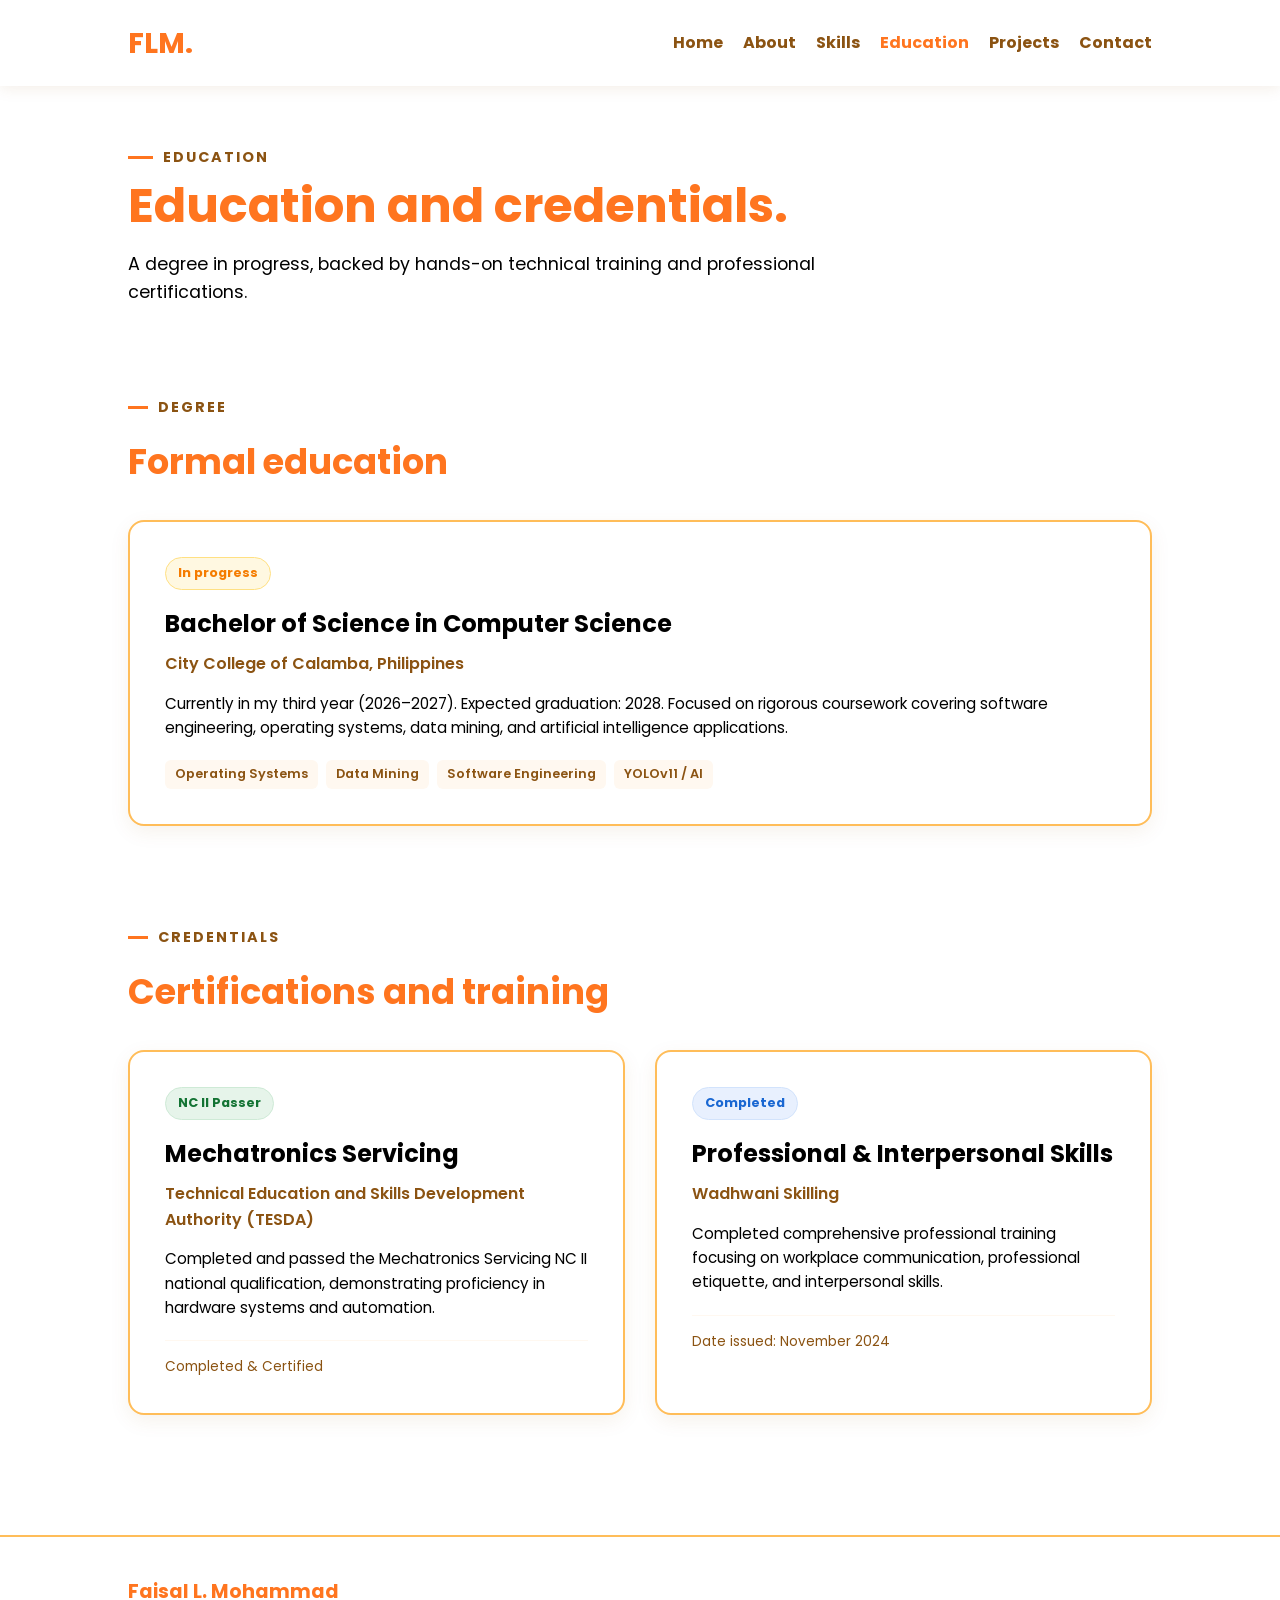
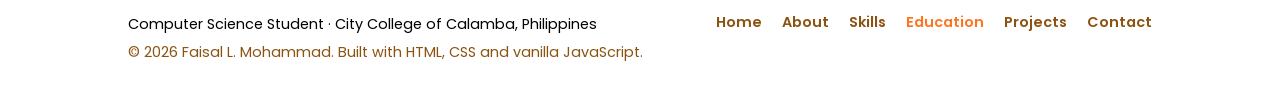
<file: education.html>
<!DOCTYPE html>
<html lang="en">
<head>
    <meta charset="UTF-8">
    <meta name="viewport" content="width=device-width, initial-scale=1.0">
    <title>Education & Credentials | Faisal L. Mohammad</title>
    <link href="https://fonts.googleapis.com/css2?family=Poppins:wght@400;700&display=swap" rel="stylesheet">
    <link rel="stylesheet" href="style.css">
    <style>
        .edu-hero {
            padding: 60px 10% 40px 10%;
        }
        .edu-subtitle {
            font-size: 0.9rem;
            color: var(--brown);
            font-weight: 700;
            letter-spacing: 2px;
            text-transform: uppercase;
            margin-bottom: 8px;
            display: flex;
            align-items: center;
            gap: 10px;
        }
        .edu-subtitle::before {
            content: "";
            display: inline-block;
            width: 25px;
            height: 3px;
            background-color: var(--primary-orange);
        }
        .edu-hero h1 {
            color: var(--primary-orange);
            font-size: 3rem;
            margin-bottom: 15px;
            max-width: 800px;
            line-height: 1.2;
        }
        .edu-hero p {
            color: var(--black);
            font-size: 1.1rem;
            max-width: 700px;
            line-height: 1.6;
            margin-bottom: 50px;
        }
        .edu-container {
            padding: 0 10% 60px 10%;
        }
        .section-category-title {
            font-size: 0.9rem;
            color: var(--brown);
            font-weight: 700;
            letter-spacing: 2px;
            text-transform: uppercase;
            margin-bottom: 15px;
            display: flex;
            align-items: center;
            gap: 10px;
        }
        .section-category-title::before {
            content: "";
            display: inline-block;
            width: 20px;
            height: 3px;
            background-color: var(--primary-orange);
        }
        .section-heading {
            color: var(--primary-orange);
            font-size: 2.2rem;
            margin-bottom: 30px;
        }
        .edu-card {
            background: var(--white);
            padding: 35px;
            border-radius: 16px;
            box-shadow: 0 6px 20px rgba(139, 83, 18, 0.08);
            border: 2px solid var(--light-orange);
            margin-bottom: 40px;
        }
        .badge {
            display: inline-block;
            padding: 5px 12px;
            font-size: 0.8rem;
            font-weight: 700;
            border-radius: 20px;
            background-color: var(--bg-light);
            color: var(--brown);
            margin-bottom: 15px;
            border: 1px solid var(--light-orange);
        }
        .edu-card h3 {
            color: var(--black);
            font-size: 1.5rem;
            margin-bottom: 8px;
        }
        .edu-card h4 {
            color: var(--brown);
            font-size: 1rem;
            font-weight: 600;
            margin-bottom: 15px;
        }
        .edu-card p {
            color: var(--black);
            font-size: 0.95rem;
            line-height: 1.6;
            margin-bottom: 20px;
        }
        .edu-meta {
            font-size: 0.85rem;
            color: var(--brown);
            border-top: 1px solid var(--bg-light);
            padding-top: 15px;
        }
        .tag-list {
            display: flex;
            flex-wrap: wrap;
            gap: 8px;
            margin-top: 15px;
        }
        .tag {
            background-color: var(--bg-light);
            color: var(--brown);
            padding: 4px 10px;
            border-radius: 6px;
            font-size: 0.8rem;
            font-weight: 600;
        }
        .creds-grid {
            display: grid;
            grid-template-columns: repeat(auto-fit, minmax(320px, 1fr));
            gap: 30px;
        }
    </style>
</head>
<body>
    <!-- NAVIGATION -->
    <nav class="navbar">
        <div class="logo">FLM.</div>
        <ul class="nav-links">
            <li><a href="index.html">Home</a></li>
            <li><a href="about.html">About</a></li>
            <li><a href="skills.html">Skills</a></li>
            <li><a href="education.html" style="color: var(--primary-orange);">Education</a></li>
            <li><a href="projects.html">Projects</a></li>
            <li><a href="contact.html">Contact</a></li>
        </ul>
    </nav>


    <!-- EDU HERO -->
    <section class="edu-hero">
        <div class="edu-subtitle">Education</div>
        <h1>Education and credentials.</h1>
        <p>A degree in progress, backed by hands-on technical training and professional certifications.</p>
    </section>

    <!-- FORMAL EDUCATION SECTION -->
    <div class="edu-container">
        <div class="section-category-title">Degree</div>
        <h2 class="section-heading">Formal education</h2>

        <div class="edu-card">
            <span class="badge" style="background-color: #fff8e1; color: #f57c00; border-color: #ffe082;">In progress</span>
            <h3>Bachelor of Science in Computer Science</h3>
            <h4>City College of Calamba, Philippines</h4>
            <p>Currently in my third year (2026–2027). Expected graduation: 2028. Focused on rigorous coursework covering software engineering, operating systems, data mining, and artificial intelligence applications.</p>
            <div class="tag-list">
                <span class="tag">Operating Systems</span>
                <span class="tag">Data Mining</span>
                <span class="tag">Software Engineering</span>
                <span class="tag">YOLOv11 / AI</span>
            </div>
        </div>
    </div>

    <!-- CERTIFICATIONS AND TRAINING SECTION -->
    <div class="edu-container" style="padding-top: 0;">
        <div class="section-category-title">Credentials</div>
        <h2 class="section-heading">Certifications and training</h2>

        <div class="creds-grid">
            
            <!-- Cert 1: TESDA -->
            <div class="edu-card" style="margin-bottom: 0;">
                <span class="badge" style="background-color: #e6f4ea; color: #137333; border-color: #ceead6;">NC II Passer</span>
                <h3>Mechatronics Servicing</h3>
                <h4>Technical Education and Skills Development Authority (TESDA)</h4>
                <p>Completed and passed the Mechatronics Servicing NC II national qualification, demonstrating proficiency in hardware systems and automation.</p>
                <div class="edu-meta">
                    Completed & Certified
                </div>
            </div>

            <!-- Cert 3: Wadhwani -->
            <div class="edu-card" style="margin-bottom: 0;">
                <span class="badge" style="background-color: #e8f0fe; color: #1967d2; border-color: #d2e3fc;">Completed</span>
                <h3>Professional & Interpersonal Skills</h3>
                <h4>Wadhwani Skilling</h4>
                <p>Completed comprehensive professional training focusing on workplace communication, professional etiquette, and interpersonal skills.</p>
                <div class="edu-meta">
                    Date issued: November 2024
                </div>
            </div>

        </div>
    </div>

<!-- FOOTER -->
    <footer>
        <div class="footer-left">
            <h3>Faisal L. Mohammad</h3>
            <p>Computer Science Student · City College of Calamba, Philippines</p>
            <p class="copyright">&copy; 2026 Faisal L. Mohammad. Built with HTML, CSS and vanilla JavaScript.</p>
        </div>
        <ul class="footer-links">
            <li><a href="index.html">Home</a></li>
            <li><a href="about.html">About</a></li>
            <li><a href="skills.html">Skills</a></li>
            <li><a href="education.html" style="color: var(--primary-orange);">Education</a></li>
            <li><a href="projects.html">Projects</a></li>
            <li><a href="contact.html">Contact</a></li>
        </ul>
    </footer>
</body>
</html>
</file>
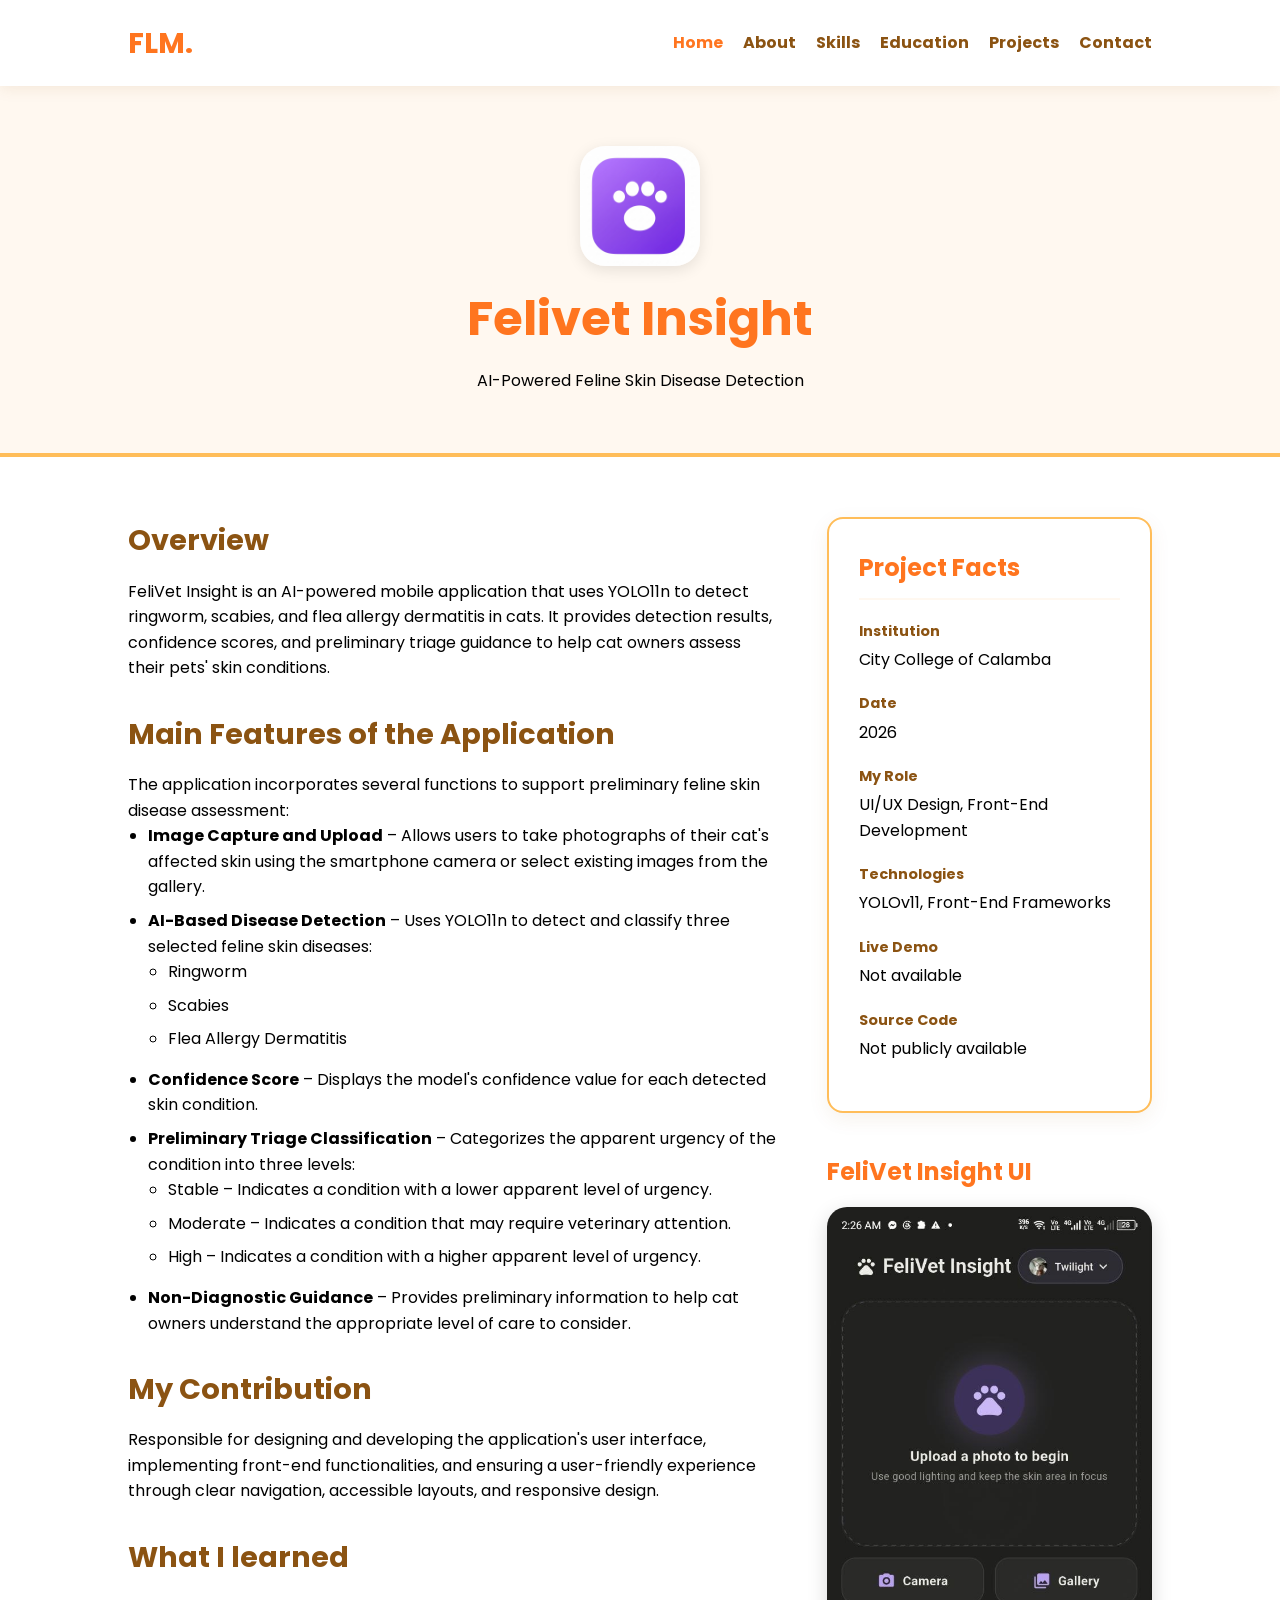
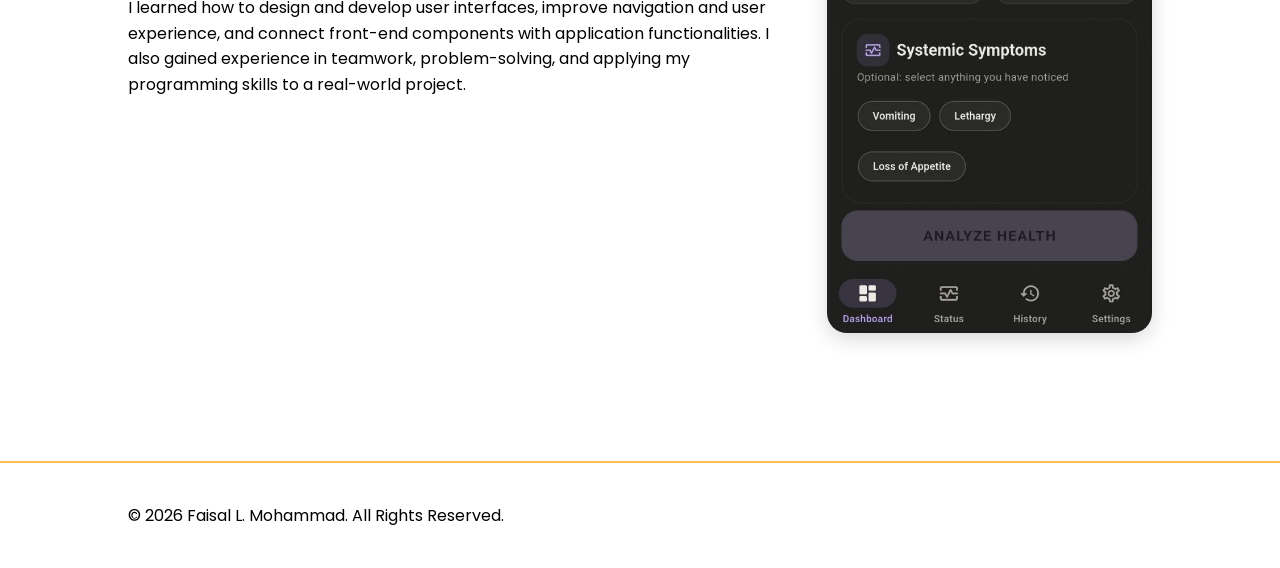
<file: felivet.html>
<!DOCTYPE html>
<html lang="en">
<head>
    <meta charset="UTF-8">
    <meta name="viewport" content="width=device-width, initial-scale=1.0">
    <title>Felivet Insight | Faisal L. Mohammad</title>
    <link href="https://fonts.googleapis.com/css2?family=Poppins:wght@400;700&display=swap" rel="stylesheet">
    <link rel="stylesheet" href="style.css">
    <style>
        /* Specific layout for the Project Details Page */
        .project-header {
            background-color: var(--bg-light);
            padding: 60px 10%;
            text-align: center;
            border-bottom: 4px solid var(--light-orange);
            display: flex; 
            flex-direction: column; 
            align-items: center; 
            gap: 15px;
        }
        .project-header h1 {
            color: var(--primary-orange);
            font-size: 3rem;
            margin-bottom: 10px;
        }
        .project-container {
            display: flex;
            gap: 50px;
            padding: 60px 10%;
            flex-wrap: wrap;
        }
        .project-main {
            flex: 2;
            min-width: 300px;
        }
        .project-main h2 {
            color: var(--brown);
            margin: 30px 0 15px 0;
            font-size: 1.8rem;
        }
        .project-main ul {
            margin-left: 20px;
            margin-bottom: 15px;
        }
        .project-main li {
            margin-bottom: 8px;
        }
        
        /* New Right Column Wrapper */
        .project-right {
            flex: 1;
            min-width: 280px;
            display: flex;
            flex-direction: column;
            gap: 40px; /* Space between sidebar box and UI image */
        }
        
        .project-sidebar {
            background: var(--white);
            padding: 30px;
            border-radius: 16px;
            box-shadow: 0 6px 20px rgba(139, 83, 18, 0.08);
            border: 2px solid var(--light-orange);
        }
        .project-sidebar h3 {
            color: var(--primary-orange);
            margin-bottom: 20px;
            font-size: 1.5rem;
            border-bottom: 2px solid var(--bg-light);
            padding-bottom: 10px;
        }
        .fact-item {
            margin-bottom: 20px;
        }
        .fact-item span {
            display: block;
            font-size: 0.9rem;
            color: var(--brown);
            font-weight: 700;
            margin-bottom: 4px;
        }
        .fact-item p {
            font-size: 1rem;
            color: var(--black);
        }
        @media (max-width: 768px) {
            .project-container {
                flex-direction: column;
            }
        }
    </style>
</head>
<body>
    <!-- NAVIGATION -->
    <nav class="navbar">
        <div class="logo">FLM.</div>
        <ul class="nav-links">
            <li><a href="index.html" style="color: var(--primary-orange);">Home</a></li>
            <li><a href="about.html">About</a></li>
            <li><a href="skills.html">Skills</a></li>
            <li><a href="education.html">Education</a></li>
            <li><a href="projects.html">Projects</a></li>
            <li><a href="contact.html">Contact</a></li>
        </ul>
    </nav>


    <!-- PROJECT HEADER -->
    <header class="project-header">
        <img src="Gemini_Generated_Image_oe7kj6oe7kj6oe7k.jpg" alt="Felivet Insight Logo" style="width: 120px; height: 120px; border-radius: 25px; box-shadow: 0 4px 15px rgba(0,0,0,0.1);">
        <div>
            <h1>Felivet Insight</h1>
            <p>AI-Powered Feline Skin Disease Detection</p>
        </div>
    </header>

    <!-- PROJECT CONTENT -->
    <div class="project-container">
        <!-- Left Column: Main Content -->
        <div class="project-main">
            <h2 style="margin-top: 0;">Overview</h2>
            <p>FeliVet Insight is an AI-powered mobile application that uses YOLO11n to detect ringworm, scabies, and flea allergy dermatitis in cats. It provides detection results, confidence scores, and preliminary triage guidance to help cat owners assess their pets' skin conditions.</p>

            <h2>Main Features of the Application</h2>
            <p>The application incorporates several functions to support preliminary feline skin disease assessment:</p>
            <ul>
                <li><strong>Image Capture and Upload</strong> – Allows users to take photographs of their cat's affected skin using the smartphone camera or select existing images from the gallery.</li>
                <li><strong>AI-Based Disease Detection</strong> – Uses YOLO11n to detect and classify three selected feline skin diseases:
                    <ul>
                        <li>Ringworm</li>
                        <li>Scabies</li>
                        <li>Flea Allergy Dermatitis</li>
                    </ul>
                </li>
                <li><strong>Confidence Score</strong> – Displays the model's confidence value for each detected skin condition.</li>
                <li><strong>Preliminary Triage Classification</strong> – Categorizes the apparent urgency of the condition into three levels:
                    <ul>
                        <li>Stable – Indicates a condition with a lower apparent level of urgency.</li>
                        <li>Moderate – Indicates a condition that may require veterinary attention.</li>
                        <li>High – Indicates a condition with a higher apparent level of urgency.</li>
                    </ul>
                </li>
                <li><strong>Non-Diagnostic Guidance</strong> – Provides preliminary information to help cat owners understand the appropriate level of care to consider.</li>
            </ul>

            <h2>My Contribution</h2>
            <p>Responsible for designing and developing the application's user interface, implementing front-end functionalities, and ensuring a user-friendly experience through clear navigation, accessible layouts, and responsive design.</p>

            <h2>What I learned</h2>
            <p>I learned how to design and develop user interfaces, improve navigation and user experience, and connect front-end components with application functionalities. I also gained experience in teamwork, problem-solving, and applying my programming skills to a real-world project.</p>
        </div>

        <!-- Right Column: Sidebar and UI Image -->
        <div class="project-right">
            
            <!-- Project Facts Sidebar Box -->
            <aside class="project-sidebar">
                <h3>Project Facts</h3>
                
                <div class="fact-item">
                    <span>Institution</span>
                    <p>City College of Calamba</p>
                </div>
                
                <div class="fact-item">
                    <span>Date</span>
                    <p>2026</p>
                </div>

                <div class="fact-item">
                    <span>My Role</span>
                    <p>UI/UX Design, Front-End Development</p>
                </div>

                <div class="fact-item">
                    <span>Technologies</span>
                    <p>YOLOv11, Front-End Frameworks</p>
                </div>

                <div class="fact-item">
                    <span>Live Demo</span>
                    <p>Not available</p>
                </div>

                <div class="fact-item">
                    <span>Source Code</span>
                    <p>Not publicly available</p>
                </div>
            </aside>

            <!-- UI Image (Outside the bordered box) -->
            <div>
                <h3 style="color: var(--primary-orange); margin-bottom: 15px; font-size: 1.5rem;">FeliVet Insight UI</h3>
                <img src="6300803627412558628.jpg" alt="Felivet UI" style="max-width: 100%; border-radius: 20px; box-shadow: 0 6px 20px rgba(0,0,0,0.15);">
            </div>
            
        </div>
    </div>

    <footer>
        <p>&copy; 2026 Faisal L. Mohammad. All Rights Reserved.</p>
    </footer>
</body>
</html>
</file>
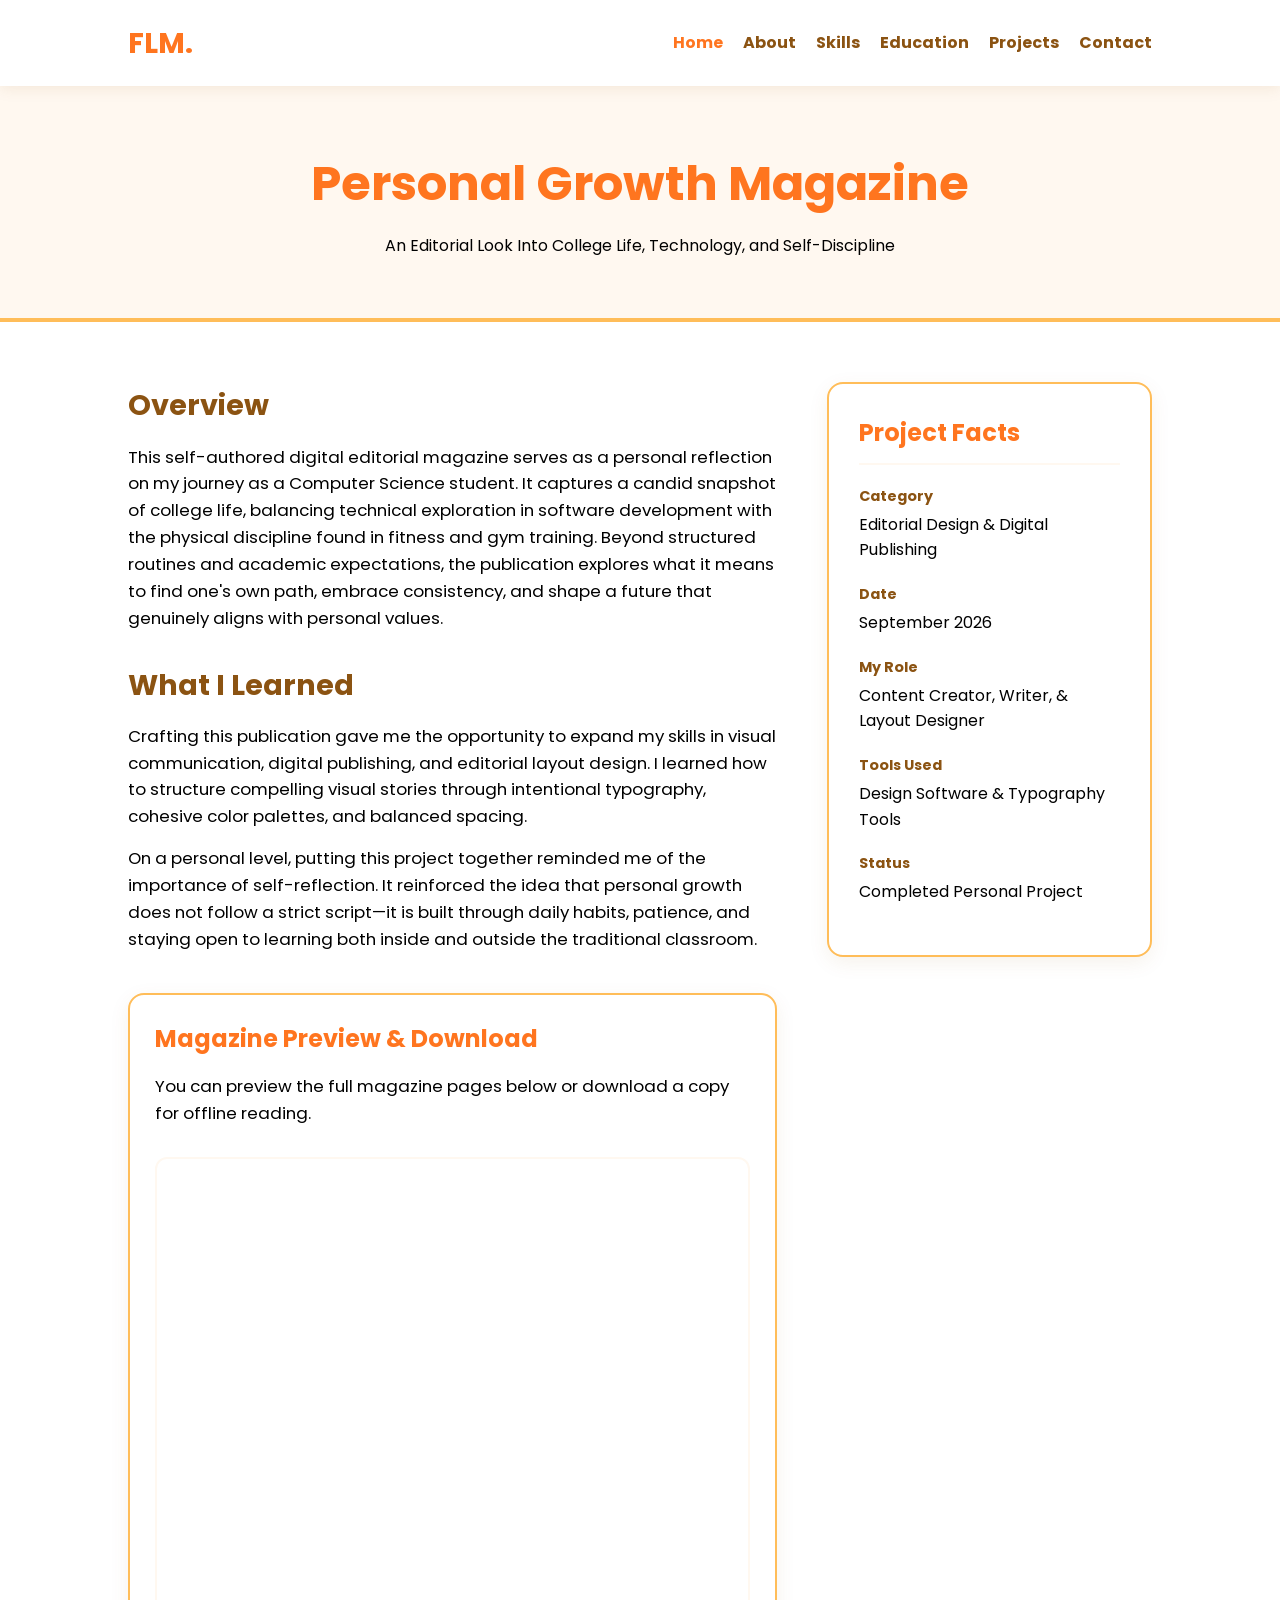
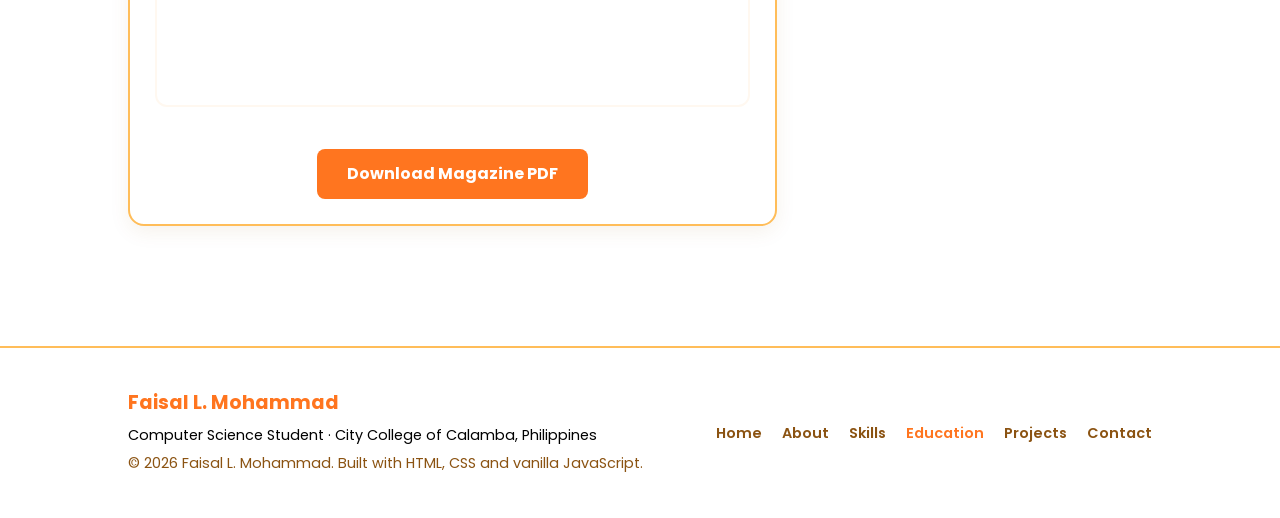
<file: magazine.html>
<!DOCTYPE html>
<html lang="en">
<head>
    <meta charset="UTF-8">
    <meta name="viewport" content="width=device-width, initial-scale=1.0">
    <title>Personal Growth Magazine | Faisal L. Mohammad</title>
    <link href="https://fonts.googleapis.com/css2?family=Poppins:wght@400;700&display=swap" rel="stylesheet">
    <link rel="stylesheet" href="style.css">
    <style>
        .project-header {
            background-color: var(--bg-light);
            padding: 60px 10%;
            text-align: center;
            border-bottom: 4px solid var(--light-orange);
            display: flex; 
            flex-direction: column; 
            align-items: center; 
            gap: 15px;
        }
        .project-header h1 {
            color: var(--primary-orange);
            font-size: 3rem;
            margin-bottom: 10px;
        }
        .project-container {
            display: flex;
            gap: 50px;
            padding: 60px 10%;
            flex-wrap: wrap;
        }
        .project-main {
            flex: 2;
            min-width: 300px;
        }
        .project-main h2 {
            color: var(--brown);
            margin: 30px 0 15px 0;
            font-size: 1.8rem;
        }
        .project-main p {
            font-size: 1.05rem;
            line-height: 1.6;
            color: var(--black);
            margin-bottom: 15px;
        }
        .project-right {
            flex: 1;
            min-width: 280px;
            display: flex;
            flex-direction: column;
            gap: 40px;
        }
        .project-sidebar {
            background: var(--white);
            padding: 30px;
            border-radius: 16px;
            box-shadow: 0 6px 20px rgba(139, 83, 18, 0.08);
            border: 2px solid var(--light-orange);
            height: fit-content;
        }
        .project-sidebar h3 {
            color: var(--primary-orange);
            margin-bottom: 20px;
            font-size: 1.5rem;
            border-bottom: 2px solid var(--bg-light);
            padding-bottom: 10px;
        }
        .fact-item {
            margin-bottom: 20px;
        }
        .fact-item span {
            display: block;
            font-size: 0.9rem;
            color: var(--brown);
            font-weight: 700;
            margin-bottom: 4px;
        }
        .fact-item p {
            font-size: 1rem;
            color: var(--black);
        }
        .pdf-preview-container {
            margin-top: 40px;
            background: var(--white);
            padding: 25px;
            border-radius: 16px;
            box-shadow: 0 6px 20px rgba(139, 83, 18, 0.08);
            border: 2px solid var(--light-orange);
        }
        @media (max-width: 768px) {
            .project-container {
                flex-direction: column;
            }
        }
    </style>
</head>
<body>
    <!-- NAVIGATION -->
    <nav class="navbar">
        <div class="logo">FLM.</div>
        <ul class="nav-links">
            <li><a href="index.html" style="color: var(--primary-orange);">Home</a></li>
            <li><a href="about.html">About</a></li>
            <li><a href="skills.html">Skills</a></li>
            <li><a href="education.html">Education</a></li>
            <li><a href="projects.html">Projects</a></li>
            <li><a href="contact.html">Contact</a></li>
        </ul>
    </nav>


    <!-- PROJECT HEADER -->
    <header class="project-header">
        <div>
            <h1>Personal Growth Magazine</h1>
            <p>An Editorial Look Into College Life, Technology, and Self-Discipline</p>
        </div>
    </header>

    <!-- PROJECT CONTENT -->
    <div class="project-container">
        <!-- Left Column: Main Content -->
        <div class="project-main">
            <h2 style="margin-top: 0;">Overview</h2>
            <p>This self-authored digital editorial magazine serves as a personal reflection on my journey as a Computer Science student. It captures a candid snapshot of college life, balancing technical exploration in software development with the physical discipline found in fitness and gym training. Beyond structured routines and academic expectations, the publication explores what it means to find one's own path, embrace consistency, and shape a future that genuinely aligns with personal values.</p>

            <h2>What I Learned</h2>
            <p>Crafting this publication gave me the opportunity to expand my skills in visual communication, digital publishing, and editorial layout design. I learned how to structure compelling visual stories through intentional typography, cohesive color palettes, and balanced spacing.</p>
            <p>On a personal level, putting this project together reminded me of the importance of self-reflection. It reinforced the idea that personal growth does not follow a strict script—it is built through daily habits, patience, and staying open to learning both inside and outside the traditional classroom.</p>

            <!-- PDF Preview Section -->
            <div class="pdf-preview-container">
                <h3 style="color: var(--primary-orange); margin-bottom: 15px; font-size: 1.5rem;">Magazine Preview & Download</h3>
                <p>You can preview the full magazine pages below or download a copy for offline reading.</p>
                
                <iframe src="Faisal L. Mohammad - Personal Magazine Cover & Spread.pdf" width="100%" height="550px" style="border: 2px solid var(--bg-light); border-radius: 12px; margin-top: 15px; margin-bottom: 20px;"></iframe>
                
                <div style="text-align: center;">
                    <a href="Faisal L. Mohammad - Personal Magazine Cover & Spread.pdf" download class="project-link" style="display: inline-block; padding: 12px 30px; background-color: var(--primary-orange); color: var(--white); border-radius: 8px; text-decoration: none; font-weight: 700;">Download Magazine PDF</a>
                </div>
            </div>
        </div>

        <!-- Right Column: Project Facts Sidebar -->
        <div class="project-right">
            <aside class="project-sidebar">
                <h3>Project Facts</h3>
                
                <div class="fact-item">
                    <span>Category</span>
                    <p>Editorial Design & Digital Publishing</p>
                </div>
                
                <div class="fact-item">
                    <span>Date</span>
                    <p>September 2026</p>
                </div>

                <div class="fact-item">
                    <span>My Role</span>
                    <p>Content Creator, Writer, & Layout Designer</p>
                </div>

                <div class="fact-item">
                    <span>Tools Used</span>
                    <p>Design Software & Typography Tools</p>
                </div>

                <div class="fact-item">
                    <span>Status</span>
                    <p>Completed Personal Project</p>
                </div>
            </aside>
        </div>
    </div>

<!-- FOOTER -->
    <footer>
        <div class="footer-left">
            <h3>Faisal L. Mohammad</h3>
            <p>Computer Science Student · City College of Calamba, Philippines</p>
            <p class="copyright">&copy; 2026 Faisal L. Mohammad. Built with HTML, CSS and vanilla JavaScript.</p>
        </div>
        <ul class="footer-links">
            <li><a href="index.html">Home</a></li>
            <li><a href="about.html">About</a></li>
            <li><a href="skills.html">Skills</a></li>
            <li><a href="education.html" style="color: var(--primary-orange);">Education</a></li>
            <li><a href="projects.html">Projects</a></li>
            <li><a href="contact.html">Contact</a></li>
        </ul>
    </footer>
</body>
</html>
</file>
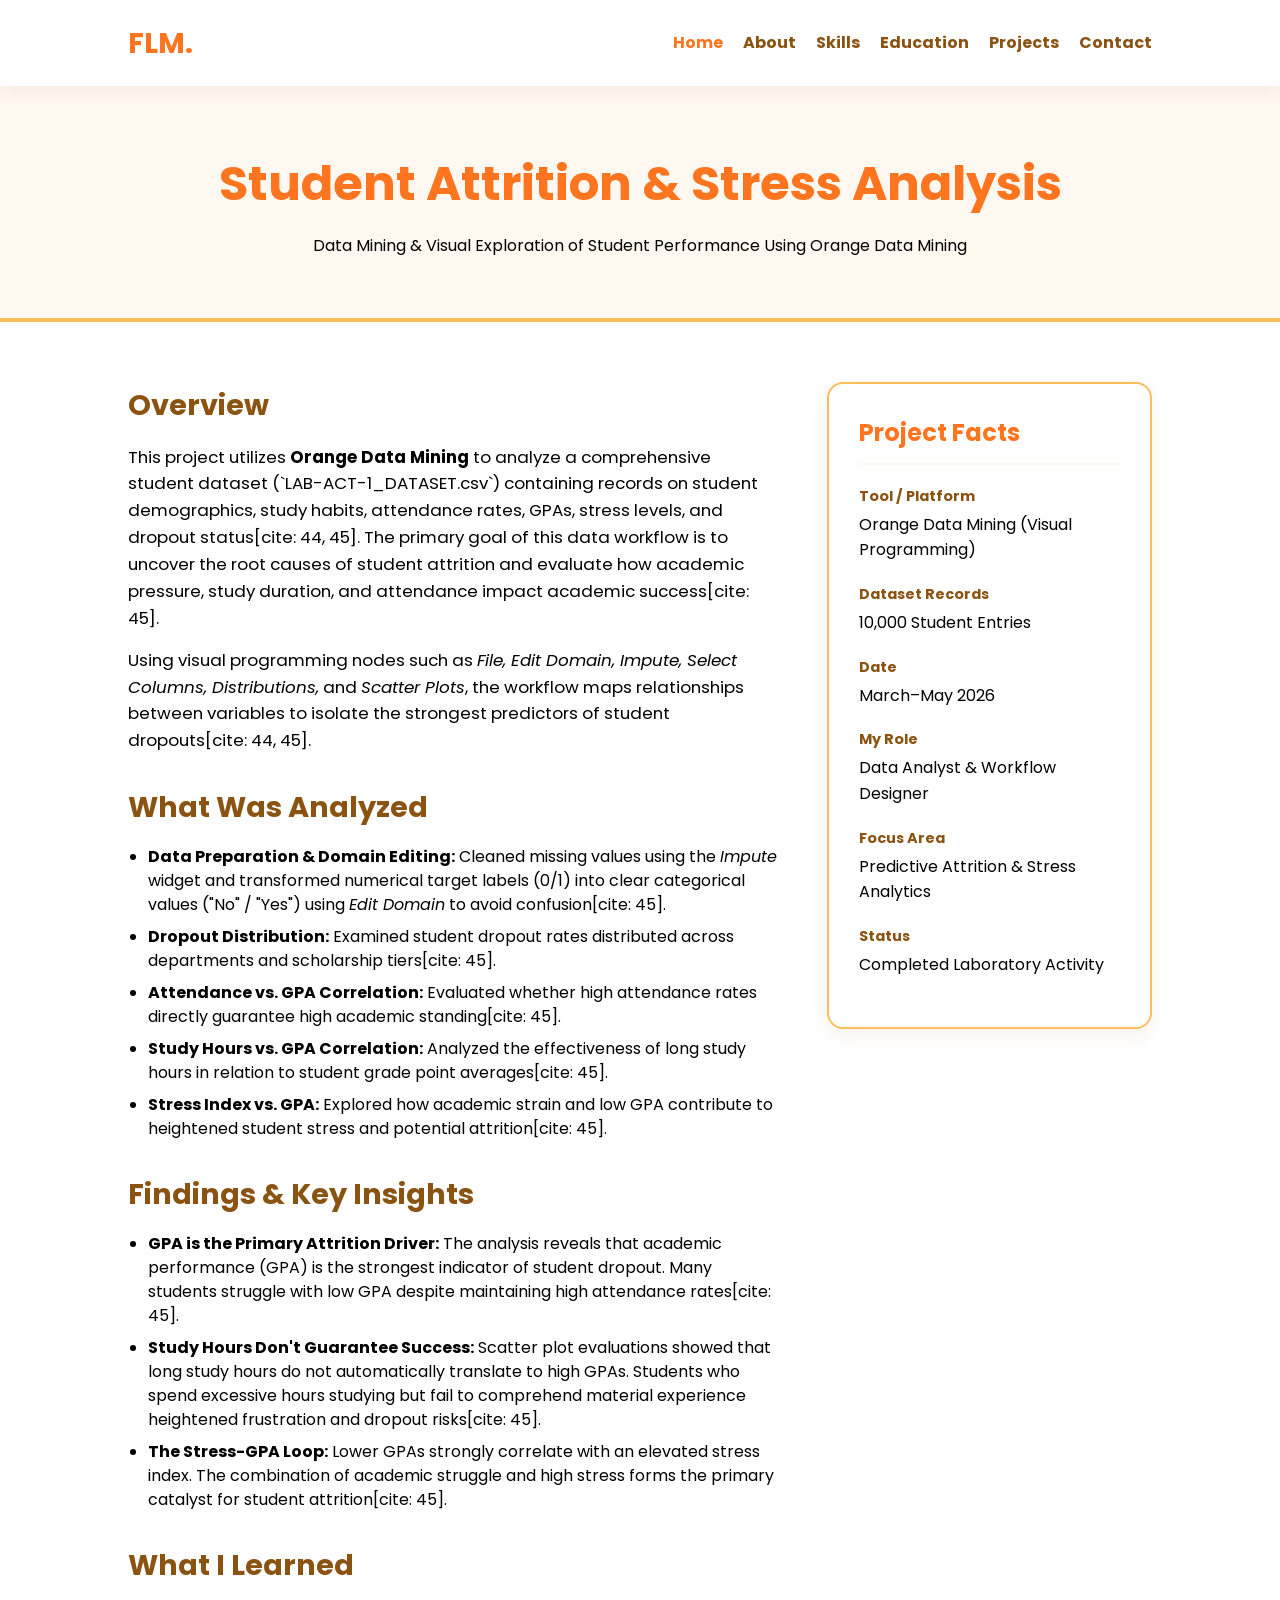
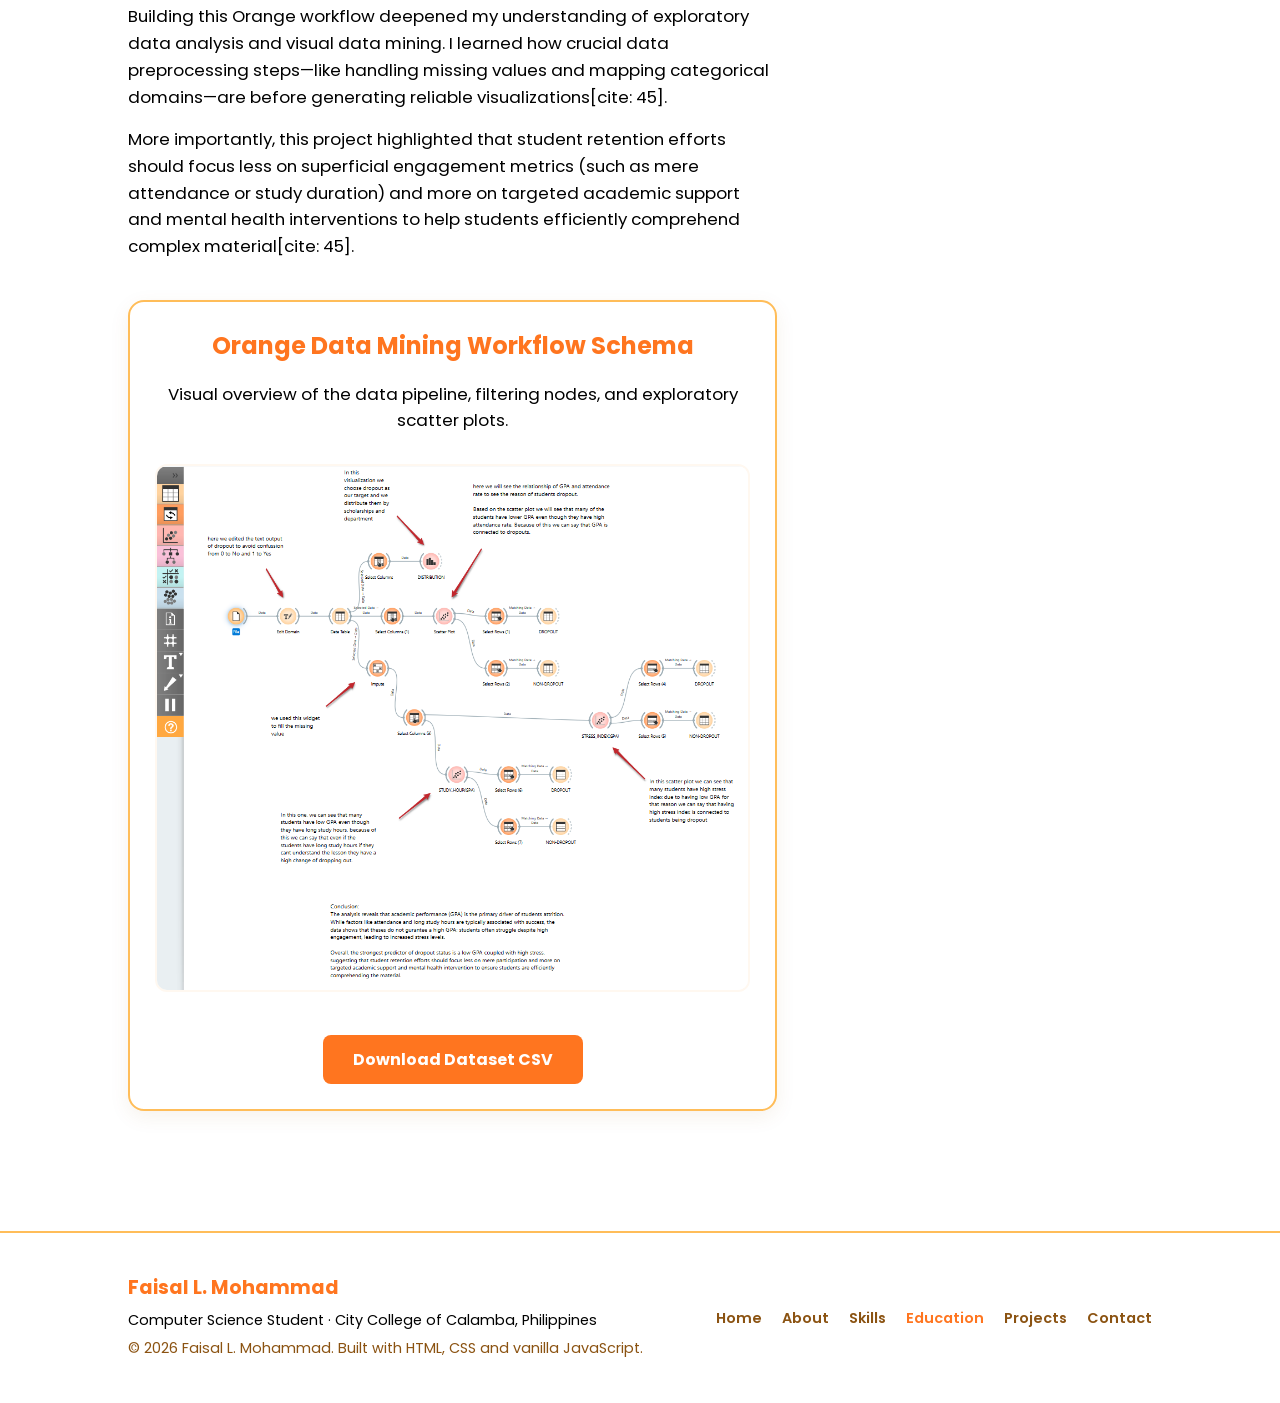
<file: orange-analysis.html>
<!DOCTYPE html>
<html lang="en">
<head>
    <meta charset="UTF-8">
    <meta name="viewport" content="width=device-width, initial-scale=1.0">
    <title>Student Attrition & Stress Analysis | Faisal L. Mohammad</title>
    <link href="https://fonts.googleapis.com/css2?family=Poppins:wght@400;700&display=swap" rel="stylesheet">
    <link rel="stylesheet" href="style.css">
    <style>
        .project-header {
            background-color: var(--bg-light);
            padding: 60px 10%;
            text-align: center;
            border-bottom: 4px solid var(--light-orange);
            display: flex; 
            flex-direction: column; 
            align-items: center; 
            gap: 15px;
        }
        .project-header h1 {
            color: var(--primary-orange);
            font-size: 3rem;
            margin-bottom: 10px;
        }
        .project-container {
            display: flex;
            gap: 50px;
            padding: 60px 10%;
            flex-wrap: wrap;
        }
        .project-main {
            flex: 2;
            min-width: 300px;
        }
        .project-main h2 {
            color: var(--brown);
            margin: 30px 0 15px 0;
            font-size: 1.8rem;
        }
        .project-main p {
            font-size: 1.05rem;
            line-height: 1.6;
            color: var(--black);
            margin-bottom: 15px;
        }
        .project-main ul {
            margin-left: 20px;
            margin-bottom: 15px;
        }
        .project-main li {
            margin-bottom: 8px;
            color: var(--black);
            line-height: 1.5;
        }
        .project-right {
            flex: 1;
            min-width: 280px;
            display: flex;
            flex-direction: column;
            gap: 40px;
        }
        .project-sidebar {
            background: var(--white);
            padding: 30px;
            border-radius: 16px;
            box-shadow: 0 6px 20px rgba(139, 83, 18, 0.08);
            border: 2px solid var(--light-orange);
            height: fit-content;
        }
        .project-sidebar h3 {
            color: var(--primary-orange);
            margin-bottom: 20px;
            font-size: 1.5rem;
            border-bottom: 2px solid var(--bg-light);
            padding-bottom: 10px;
        }
        .fact-item {
            margin-bottom: 20px;
        }
        .fact-item span {
            display: block;
            font-size: 0.9rem;
            color: var(--brown);
            font-weight: 700;
            margin-bottom: 4px;
        }
        .fact-item p {
            font-size: 1rem;
            color: var(--black);
        }
        .preview-container {
            margin-top: 40px;
            background: var(--white);
            padding: 25px;
            border-radius: 16px;
            box-shadow: 0 6px 20px rgba(139, 83, 18, 0.08);
            border: 2px solid var(--light-orange);
            text-align: center;
        }
        @media (max-width: 768px) {
            .project-container {
                flex-direction: column;
            }
        }
    </style>
</head>
<body>
    <!-- NAVIGATION -->
    <nav class="navbar">
        <div class="logo">FLM.</div>
        <ul class="nav-links">
            <li><a href="index.html" style="color: var(--primary-orange);">Home</a></li>
            <li><a href="about.html">About</a></li>
            <li><a href="skills.html">Skills</a></li>
            <li><a href="education.html">Education</a></li>
            <li><a href="projects.html">Projects</a></li>
            <li><a href="contact.html">Contact</a></li>
        </ul>
    </nav>


    <!-- PROJECT HEADER -->
    <header class="project-header">
        <div>
            <h1>Student Attrition & Stress Analysis</h1>
            <p>Data Mining & Visual Exploration of Student Performance Using Orange Data Mining</p>
        </div>
    </header>

    <!-- PROJECT CONTENT -->
    <div class="project-container">
        <!-- Left Column: Main Content -->
        <div class="project-main">
            <h2 style="margin-top: 0;">Overview</h2>
            <p>This project utilizes <strong>Orange Data Mining</strong> to analyze a comprehensive student dataset (`LAB-ACT-1_DATASET.csv`) containing records on student demographics, study habits, attendance rates, GPAs, stress levels, and dropout status[cite: 44, 45]. The primary goal of this data workflow is to uncover the root causes of student attrition and evaluate how academic pressure, study duration, and attendance impact academic success[cite: 45].</p>
            <p>Using visual programming nodes such as <em>File, Edit Domain, Impute, Select Columns, Distributions,</em> and <em>Scatter Plots</em>, the workflow maps relationships between variables to isolate the strongest predictors of student dropouts[cite: 44, 45].</p>

            <h2>What Was Analyzed</h2>
            <ul>
                <li><strong>Data Preparation & Domain Editing:</strong> Cleaned missing values using the <em>Impute</em> widget and transformed numerical target labels (0/1) into clear categorical values ("No" / "Yes") using <em>Edit Domain</em> to avoid confusion[cite: 45].</li>
                <li><strong>Dropout Distribution:</strong> Examined student dropout rates distributed across departments and scholarship tiers[cite: 45].</li>
                <li><strong>Attendance vs. GPA Correlation:</strong> Evaluated whether high attendance rates directly guarantee high academic standing[cite: 45].</li>
                <li><strong>Study Hours vs. GPA Correlation:</strong> Analyzed the effectiveness of long study hours in relation to student grade point averages[cite: 45].</li>
                <li><strong>Stress Index vs. GPA:</strong> Explored how academic strain and low GPA contribute to heightened student stress and potential attrition[cite: 45].</li>
            </ul>

            <h2>Findings & Key Insights</h2>
            <ul>
                <li><strong>GPA is the Primary Attrition Driver:</strong> The analysis reveals that academic performance (GPA) is the strongest indicator of student dropout. Many students struggle with low GPA despite maintaining high attendance rates[cite: 45].</li>
                <li><strong>Study Hours Don't Guarantee Success:</strong> Scatter plot evaluations showed that long study hours do not automatically translate to high GPAs. Students who spend excessive hours studying but fail to comprehend material experience heightened frustration and dropout risks[cite: 45].</li>
                <li><strong>The Stress-GPA Loop:</strong> Lower GPAs strongly correlate with an elevated stress index. The combination of academic struggle and high stress forms the primary catalyst for student attrition[cite: 45].</li>
            </ul>

            <h2>What I Learned</h2>
            <p>Building this Orange workflow deepened my understanding of exploratory data analysis and visual data mining. I learned how crucial data preprocessing steps—like handling missing values and mapping categorical domains—are before generating reliable visualizations[cite: 45].</p>
            <p>More importantly, this project highlighted that student retention efforts should focus less on superficial engagement metrics (such as mere attendance or study duration) and more on targeted academic support and mental health interventions to help students efficiently comprehend complex material[cite: 45].</p>

            <!-- Workflow Preview Image -->
            <div class="preview-container">
                <h3 style="color: var(--primary-orange); margin-bottom: 15px; font-size: 1.5rem;">Orange Data Mining Workflow Schema</h3>
                <p>Visual overview of the data pipeline, filtering nodes, and exploratory scatter plots.</p>
                
                <img src="Screenshot 2026-11-07 180209.png" alt="Orange Workflow Schema" style="width: 100%; border-radius: 12px; border: 2px solid var(--bg-light); margin-top: 15px; margin-bottom: 20px;">
                
                <div style="text-align: center;">
                    <a href="LAB-ACT-1_DATASET.csv" download class="project-link" style="display: inline-block; padding: 12px 30px; background-color: var(--primary-orange); color: var(--white); border-radius: 8px; text-decoration: none; font-weight: 700;">Download Dataset CSV</a>
                </div>
            </div>
        </div>

        <!-- Right Column: Project Facts Sidebar -->
        <div class="project-right">
            <aside class="project-sidebar">
                <h3>Project Facts</h3>
                
                <div class="fact-item">
                    <span>Tool / Platform</span>
                    <p>Orange Data Mining (Visual Programming)</p>
                </div>
                
                <div class="fact-item">
                    <span>Dataset Records</span>
                    <p>10,000 Student Entries</p>
                </div>
                
                <div class="fact-item">
                    <span>Date</span>
                    <p>March–May 2026</p>
                </div>

                <div class="fact-item">
                    <span>My Role</span>
                    <p>Data Analyst & Workflow Designer</p>
                </div>

                <div class="fact-item">
                    <span>Focus Area</span>
                    <p>Predictive Attrition & Stress Analytics</p>
                </div>

                <div class="fact-item">
                    <span>Status</span>
                    <p>Completed Laboratory Activity</p>
                </div>
            </aside>
        </div>
    </div>

<!-- FOOTER -->
    <footer>
        <div class="footer-left">
            <h3>Faisal L. Mohammad</h3>
            <p>Computer Science Student · City College of Calamba, Philippines</p>
            <p class="copyright">&copy; 2026 Faisal L. Mohammad. Built with HTML, CSS and vanilla JavaScript.</p>
        </div>
        <ul class="footer-links">
            <li><a href="index.html">Home</a></li>
            <li><a href="about.html">About</a></li>
            <li><a href="skills.html">Skills</a></li>
            <li><a href="education.html" style="color: var(--primary-orange);">Education</a></li>
            <li><a href="projects.html">Projects</a></li>
            <li><a href="contact.html">Contact</a></li>
        </ul>
    </footer>
</body>
</html>
</file>
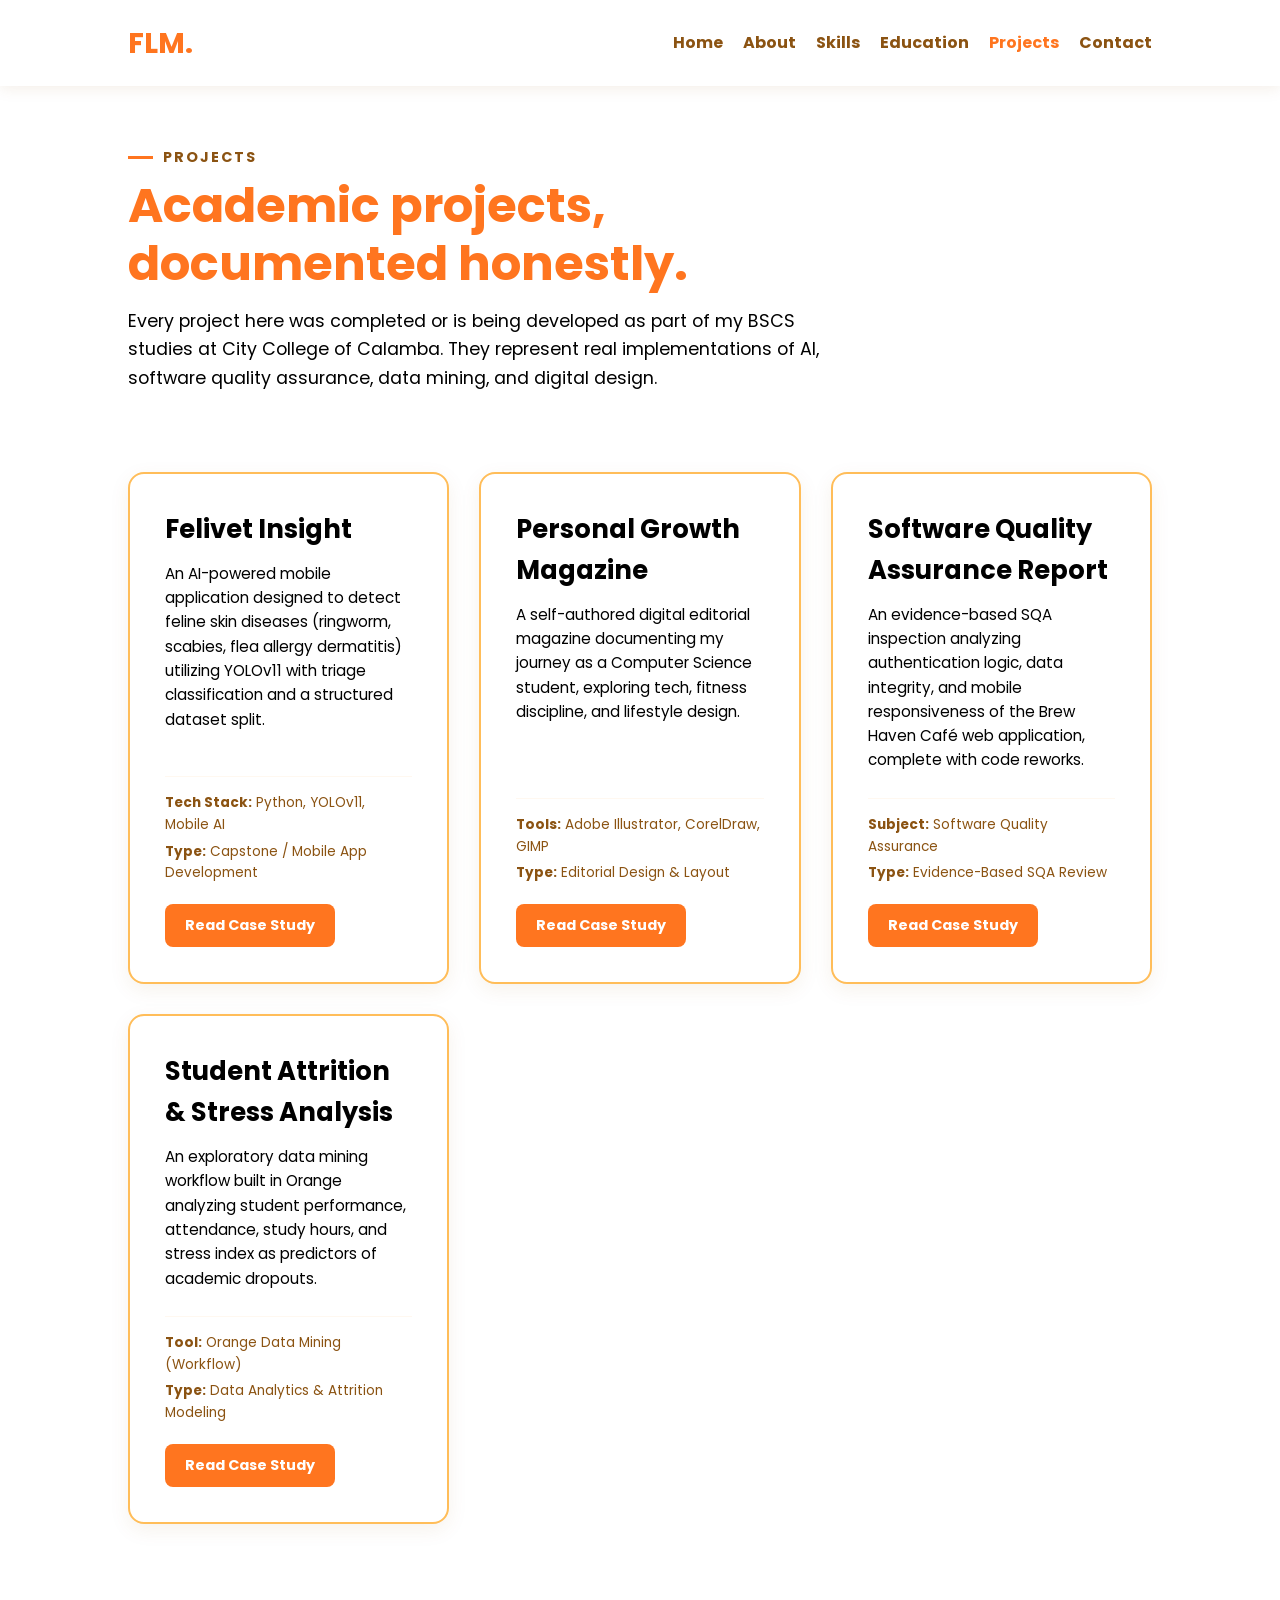
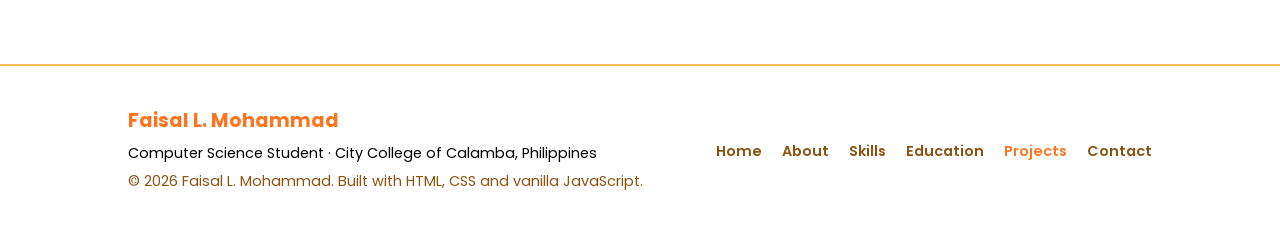
<file: projects.html>
<!DOCTYPE html>
<html lang="en">
<head>
    <meta charset="UTF-8">
    <meta name="viewport" content="width=device-width, initial-scale=1.0">
    <title>Projects | Faisal L. Mohammad</title>
    <link href="https://fonts.googleapis.com/css2?family=Poppins:wght@400;700&display=swap" rel="stylesheet">
    <link rel="stylesheet" href="style.css">
    <style>
        .projects-hero {
            padding: 60px 10% 40px 10%;
        }
        .projects-subtitle {
            font-size: 0.9rem;
            color: var(--brown);
            font-weight: 700;
            letter-spacing: 2px;
            text-transform: uppercase;
            margin-bottom: 8px;
            display: flex;
            align-items: center;
            gap: 10px;
        }
        .projects-subtitle::before {
            content: "";
            display: inline-block;
            width: 25px;
            height: 3px;
            background-color: var(--primary-orange);
        }
        .projects-hero h1 {
            color: var(--primary-orange);
            font-size: 3rem;
            margin-bottom: 15px;
            max-width: 800px;
            line-height: 1.2;
        }
        .projects-hero p {
            color: var(--black);
            font-size: 1.1rem;
            max-width: 700px;
            line-height: 1.6;
            margin-bottom: 40px;
        }
        .projects-container {
            padding: 0 10% 80px 10%;
        }
        .projects-grid-page {
            display: grid;
            grid-template-columns: repeat(auto-fit, minmax(320px, 1fr));
            gap: 30px;
        }
        .project-card-page {
            background: var(--white);
            padding: 35px;
            border-radius: 16px;
            box-shadow: 0 6px 20px rgba(139, 83, 18, 0.08);
            border: 2px solid var(--light-orange);
            display: flex;
            flex-direction: column;
            justify-content: space-between;
            transition: transform 0.3s ease, box-shadow 0.3s ease;
        }
        .project-card-page:hover {
            transform: translateY(-5px);
            box-shadow: 0 12px 30px rgba(139, 83, 18, 0.15);
        }
        .project-card-page h3 {
            color: var(--black);
            font-size: 1.6rem;
            margin-bottom: 12px;
        }
        .project-card-page p {
            color: var(--black);
            font-size: 0.95rem;
            line-height: 1.6;
            margin-bottom: 25px;
        }
        .project-meta-info {
            font-size: 0.85rem;
            color: var(--brown);
            margin-bottom: 20px;
            border-top: 1px solid var(--bg-light);
            padding-top: 15px;
        }
        .project-meta-info div {
            margin-bottom: 5px;
        }
        .project-link-btn {
            display: inline-block;
            padding: 10px 20px;
            background-color: var(--primary-orange);
            color: var(--white);
            border-radius: 8px;
            text-decoration: none;
            font-weight: 700;
            font-size: 0.9rem;
            text-align: center;
            transition: background 0.3s ease;
        }
        .project-link-btn:hover {
            background-color: var(--brown);
        }
    </style>
</head>
<body>
    <!-- NAVIGATION -->
    <nav class="navbar">
        <div class="logo">FLM.</div>
        <ul class="nav-links">
            <li><a href="index.html">Home</a></li>
            <li><a href="about.html">About</a></li>
            <li><a href="skills.html">Skills</a></li>
            <li><a href="education.html">Education</a></li>
            <li><a href="projects.html"style="color: var(--primary-orange);">Projects</a></li>
            <li><a href="contact.html">Contact</a></li>
        </ul>
    </nav>


    <!-- PROJECTS HERO -->
    <section class="projects-hero">
        <div class="projects-subtitle">Projects</div>
        <h1>Academic projects, documented honestly.</h1>
        <p>Every project here was completed or is being developed as part of my BSCS studies at City College of Calamba. They represent real implementations of AI, software quality assurance, data mining, and digital design.</p>
    </section>

    <!-- PROJECTS GRID -->
    <div class="projects-container">
        <div class="projects-grid-page">
            
            <!-- Project 1: FeliVet Insight -->
            <div class="project-card-page">
                <div>
                    <h3>Felivet Insight</h3>
                    <p>An AI-powered mobile application designed to detect feline skin diseases (ringworm, scabies, flea allergy dermatitis) utilizing YOLOv11 with triage classification and a structured dataset split.</p>
                </div>
                <div>
                    <div class="project-meta-info">
                        <div><strong>Tech Stack:</strong> Python, YOLOv11, Mobile AI</div>
                        <div><strong>Type:</strong> Capstone / Mobile App Development</div>
                    </div>
                    <a href="felivet.html" class="project-link-btn">Read Case Study</a>
                </div>
            </div>

            <!-- Project 2: Personal Magazine -->
            <div class="project-card-page">
                <div>
                    <h3>Personal Growth Magazine</h3>
                    <p>A self-authored digital editorial magazine documenting my journey as a Computer Science student, exploring tech, fitness discipline, and lifestyle design.</p>
                </div>
                <div>
                    <div class="project-meta-info">
                        <div><strong>Tools:</strong> Adobe Illustrator, CorelDraw, GIMP</div>
                        <div><strong>Type:</strong> Editorial Design & Layout</div>
                    </div>
                    <a href="magazine.html" class="project-link-btn">Read Case Study</a>
                </div>
            </div>

            <!-- Project 3: SQA Inspection Report -->
            <div class="project-card-page">
                <div>
                    <h3>Software Quality Assurance Report</h3>
                    <p>An evidence-based SQA inspection analyzing authentication logic, data integrity, and mobile responsiveness of the Brew Haven Café web application, complete with code reworks.</p>
                </div>
                <div>
                    <div class="project-meta-info">
                        <div><strong>Subject:</strong> Software Quality Assurance</div>
                        <div><strong>Type:</strong> Evidence-Based SQA Review</div>
                    </div>
                    <a href="sqa-report.html" class="project-link-btn">Read Case Study</a>
                </div>
            </div>

            <!-- Project 4: Orange Data Mining Analysis -->
            <div class="project-card-page">
                <div>
                    <h3>Student Attrition & Stress Analysis</h3>
                    <p>An exploratory data mining workflow built in Orange analyzing student performance, attendance, study hours, and stress index as predictors of academic dropouts.</p>
                </div>
                <div>
                    <div class="project-meta-info">
                        <div><strong>Tool:</strong> Orange Data Mining (Workflow)</div>
                        <div><strong>Type:</strong> Data Analytics & Attrition Modeling</div>
                    </div>
                    <a href="orange-analysis.html" class="project-link-btn">Read Case Study</a>
                </div>
            </div>

        </div>
    </div>

<!-- FOOTER -->
    <footer>
        <div class="footer-left">
            <h3>Faisal L. Mohammad</h3>
            <p>Computer Science Student · City College of Calamba, Philippines</p>
            <p class="copyright">&copy; 2026 Faisal L. Mohammad. Built with HTML, CSS and vanilla JavaScript.</p>
        </div>
        <ul class="footer-links">
            <li><a href="index.html">Home</a></li>
            <li><a href="about.html">About</a></li>
            <li><a href="skills.html">Skills</a></li>
            <li><a href="education.html">Education</a></li>
            <li><a href="projects.html"style="color: var(--primary-orange);">Projects</a></li>
            <li><a href="contact.html">Contact</a></li>
        </ul>
    </footer>
</body>
</html>
</file>
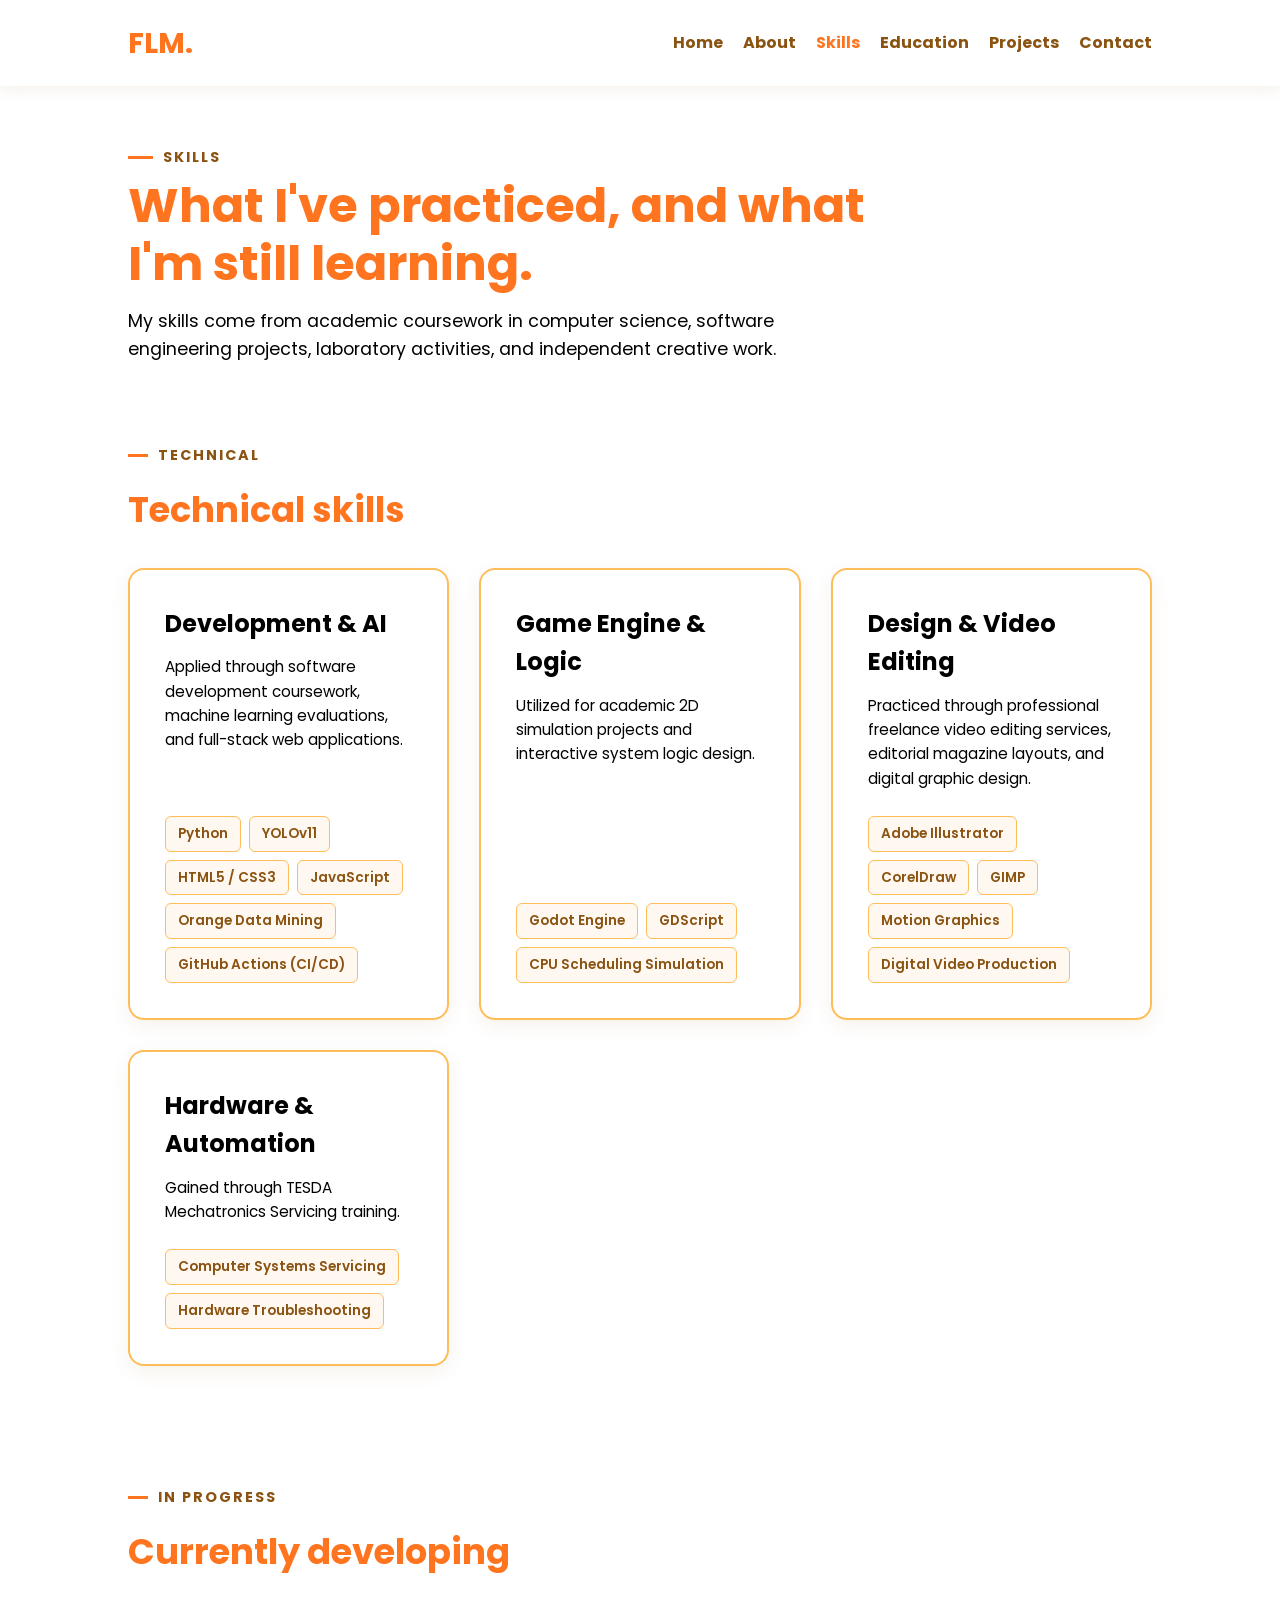
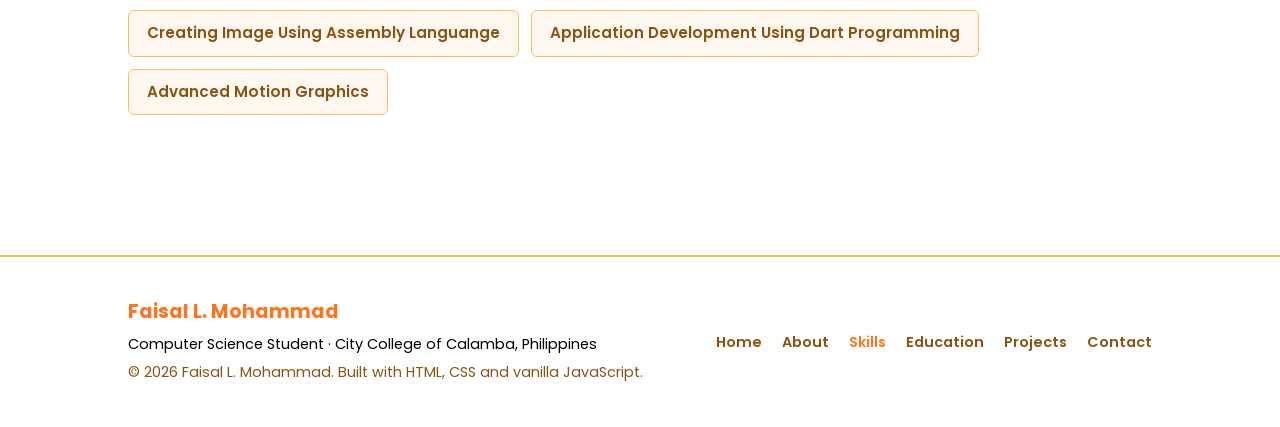
<file: skills.html>
<!DOCTYPE html>
<html lang="en">
<head>
    <meta charset="UTF-8">
    <meta name="viewport" content="width=device-width, initial-scale=1.0">
    <title>Skills | Faisal L. Mohammad</title>
    <link href="https://fonts.googleapis.com/css2?family=Poppins:wght@400;700&display=swap" rel="stylesheet">
    <link rel="stylesheet" href="style.css">
    <style>
        .skills-hero {
            padding: 60px 10% 40px 10%;
        }
        .skills-subtitle {
            font-size: 0.9rem;
            color: var(--brown);
            font-weight: 700;
            letter-spacing: 2px;
            text-transform: uppercase;
            margin-bottom: 8px;
            display: flex;
            align-items: center;
            gap: 10px;
        }
        .skills-subtitle::before {
            content: "";
            display: inline-block;
            width: 25px;
            height: 3px;
            background-color: var(--primary-orange);
        }
        .skills-hero h1 {
            color: var(--primary-orange);
            font-size: 3rem;
            margin-bottom: 15px;
            max-width: 800px;
            line-height: 1.2;
        }
        .skills-hero p {
            color: var(--black);
            font-size: 1.1rem;
            max-width: 700px;
            line-height: 1.6;
            margin-bottom: 40px;
        }
        .skills-container {
            padding: 0 10% 60px 10%;
        }
        .section-category-title {
            font-size: 0.9rem;
            color: var(--brown);
            font-weight: 700;
            letter-spacing: 2px;
            text-transform: uppercase;
            margin-bottom: 15px;
            display: flex;
            align-items: center;
            gap: 10px;
        }
        .section-category-title::before {
            content: "";
            display: inline-block;
            width: 20px;
            height: 3px;
            background-color: var(--primary-orange);
        }
        .section-heading {
            color: var(--primary-orange);
            font-size: 2.2rem;
            margin-bottom: 30px;
        }
        .skills-grid-page {
            display: grid;
            grid-template-columns: repeat(auto-fit, minmax(320px, 1fr));
            gap: 30px;
            margin-bottom: 60px;
        }
        .skill-detail-card {
            background: var(--white);
            padding: 35px;
            border-radius: 16px;
            box-shadow: 0 6px 20px rgba(139, 83, 18, 0.08);
            border: 2px solid var(--light-orange);
            display: flex;
            flex-direction: column;
            justify-content: space-between;
        }
        .skill-detail-card h3 {
            color: var(--black);
            font-size: 1.5rem;
            margin-bottom: 12px;
        }
        .skill-detail-card p {
            color: var(--black);
            font-size: 0.95rem;
            line-height: 1.6;
            margin-bottom: 25px;
        }
        .badge-tags {
            display: flex;
            flex-wrap: wrap;
            gap: 8px;
        }
        .badge-tag {
            background-color: var(--bg-light);
            color: var(--brown);
            padding: 6px 12px;
            border-radius: 6px;
            font-size: 0.85rem;
            font-weight: 600;
            border: 1px solid var(--light-orange);
        }
        .in-progress-section {
            padding: 0 10% 80px 10%;
        }
    </style>
</head>
<body>
    <!-- NAVIGATION -->
    <nav class="navbar">
        <div class="logo">FLM.</div>
        <ul class="nav-links">
            <li><a href="index.html">Home</a></li>
            <li><a href="about.html">About</a></li>
            <li><a href="skills.html" style="color: var(--primary-orange);">Skills</a></li>
            <li><a href="education.html">Education</a></li>
            <li><a href="projects.html">Projects</a></li>
            <li><a href="contact.html">Contact</a></li>
        </ul>
    </nav>

    <!-- SKILLS HERO -->
    <section class="skills-hero">
        <div class="skills-subtitle">Skills</div>
        <h1>What I've practiced, and what I'm still learning.</h1>
        <p>My skills come from academic coursework in computer science, software engineering projects, laboratory activities, and independent creative work.</p>
    </section>

    <!-- TECHNICAL SKILLS SECTION -->
    <div class="skills-container">
        <div class="section-category-title">Technical</div>
        <h2 class="section-heading">Technical skills</h2>

        <div class="skills-grid-page">
            
            <!-- Card 1: Development & AI -->
            <div class="skill-detail-card">
                <div>
                    <h3>Development & AI</h3>
                    <p>Applied through software development coursework, machine learning evaluations, and full-stack web applications.</p>
                </div>
                <div class="badge-tags">
                    <span class="badge-tag">Python</span>
                    <span class="badge-tag">YOLOv11</span>
                    <span class="badge-tag">HTML5 / CSS3</span>
                    <span class="badge-tag">JavaScript</span>
                    <span class="badge-tag">Orange Data Mining</span>
                    <span class="badge-tag">GitHub Actions (CI/CD)</span>
                </div>
            </div>

            <!-- Card 2: Game Engine & Logic -->
            <div class="skill-detail-card">
                <div>
                    <h3>Game Engine & Logic</h3>
                    <p>Utilized for academic 2D simulation projects and interactive system logic design.</p>
                </div>
                <div class="badge-tags">
                    <span class="badge-tag">Godot Engine</span>
                    <span class="badge-tag">GDScript</span>
                    <span class="badge-tag">CPU Scheduling Simulation</span>
                </div>
            </div>

            <!-- Card 3: Design & Video Editing -->
            <div class="skill-detail-card">
                <div>
                    <h3>Design & Video Editing</h3>
                    <p>Practiced through professional freelance video editing services, editorial magazine layouts, and digital graphic design.</p>
                </div>
                <div class="badge-tags">
                    <span class="badge-tag">Adobe Illustrator</span>
                    <span class="badge-tag">CorelDraw</span>
                    <span class="badge-tag">GIMP</span>
                    <span class="badge-tag">Motion Graphics</span>
                    <span class="badge-tag">Digital Video Production</span>
                </div>
            </div>

            <!-- Card 4: Hardware & Automation -->
            <div class="skill-detail-card">
                <div>
                    <h3>Hardware & Automation</h3>
                    <p>Gained through TESDA Mechatronics Servicing training.</p>
                </div>
                <div class="badge-tags">
                    <span class="badge-tag">Computer Systems Servicing</span>
                    <span class="badge-tag">Hardware Troubleshooting</span>
                </div>
            </div>

        </div>
    </div>

    <!-- CURRENTLY DEVELOPING SECTION -->
    <div class="in-progress-section">
        <div class="section-category-title">In Progress</div>
        <h2 class="section-heading">Currently developing</h2>
        <div class="badge-tags" style="gap: 12px;">
            <span class="badge-tag" style="padding: 10px 18px; font-size: 0.95rem;">Creating Image Using Assembly Languange</span>
            <span class="badge-tag" style="padding: 10px 18px; font-size: 0.95rem;">Application Development Using Dart Programming</span>
            <span class="badge-tag" style="padding: 10px 18px; font-size: 0.95rem;">Advanced Motion Graphics</span>
        </div>
    </div>

<!-- FOOTER -->
    <footer>
        <div class="footer-left">
            <h3>Faisal L. Mohammad</h3>
            <p>Computer Science Student · City College of Calamba, Philippines</p>
            <p class="copyright">&copy; 2026 Faisal L. Mohammad. Built with HTML, CSS and vanilla JavaScript.</p>
        </div>
        <ul class="footer-links">
            <li><a href="index.html">Home</a></li>
            <li><a href="about.html">About</a></li>
            <li><a href="skills.html"style="color: var(--primary-orange);">Skills</a></li>
            <li><a href="education.html">Education</a></li>
            <li><a href="projects.html">Projects</a></li>
            <li><a href="contact.html">Contact</a></li>
        </ul>
    </footer>
</body>
</html>
</file>
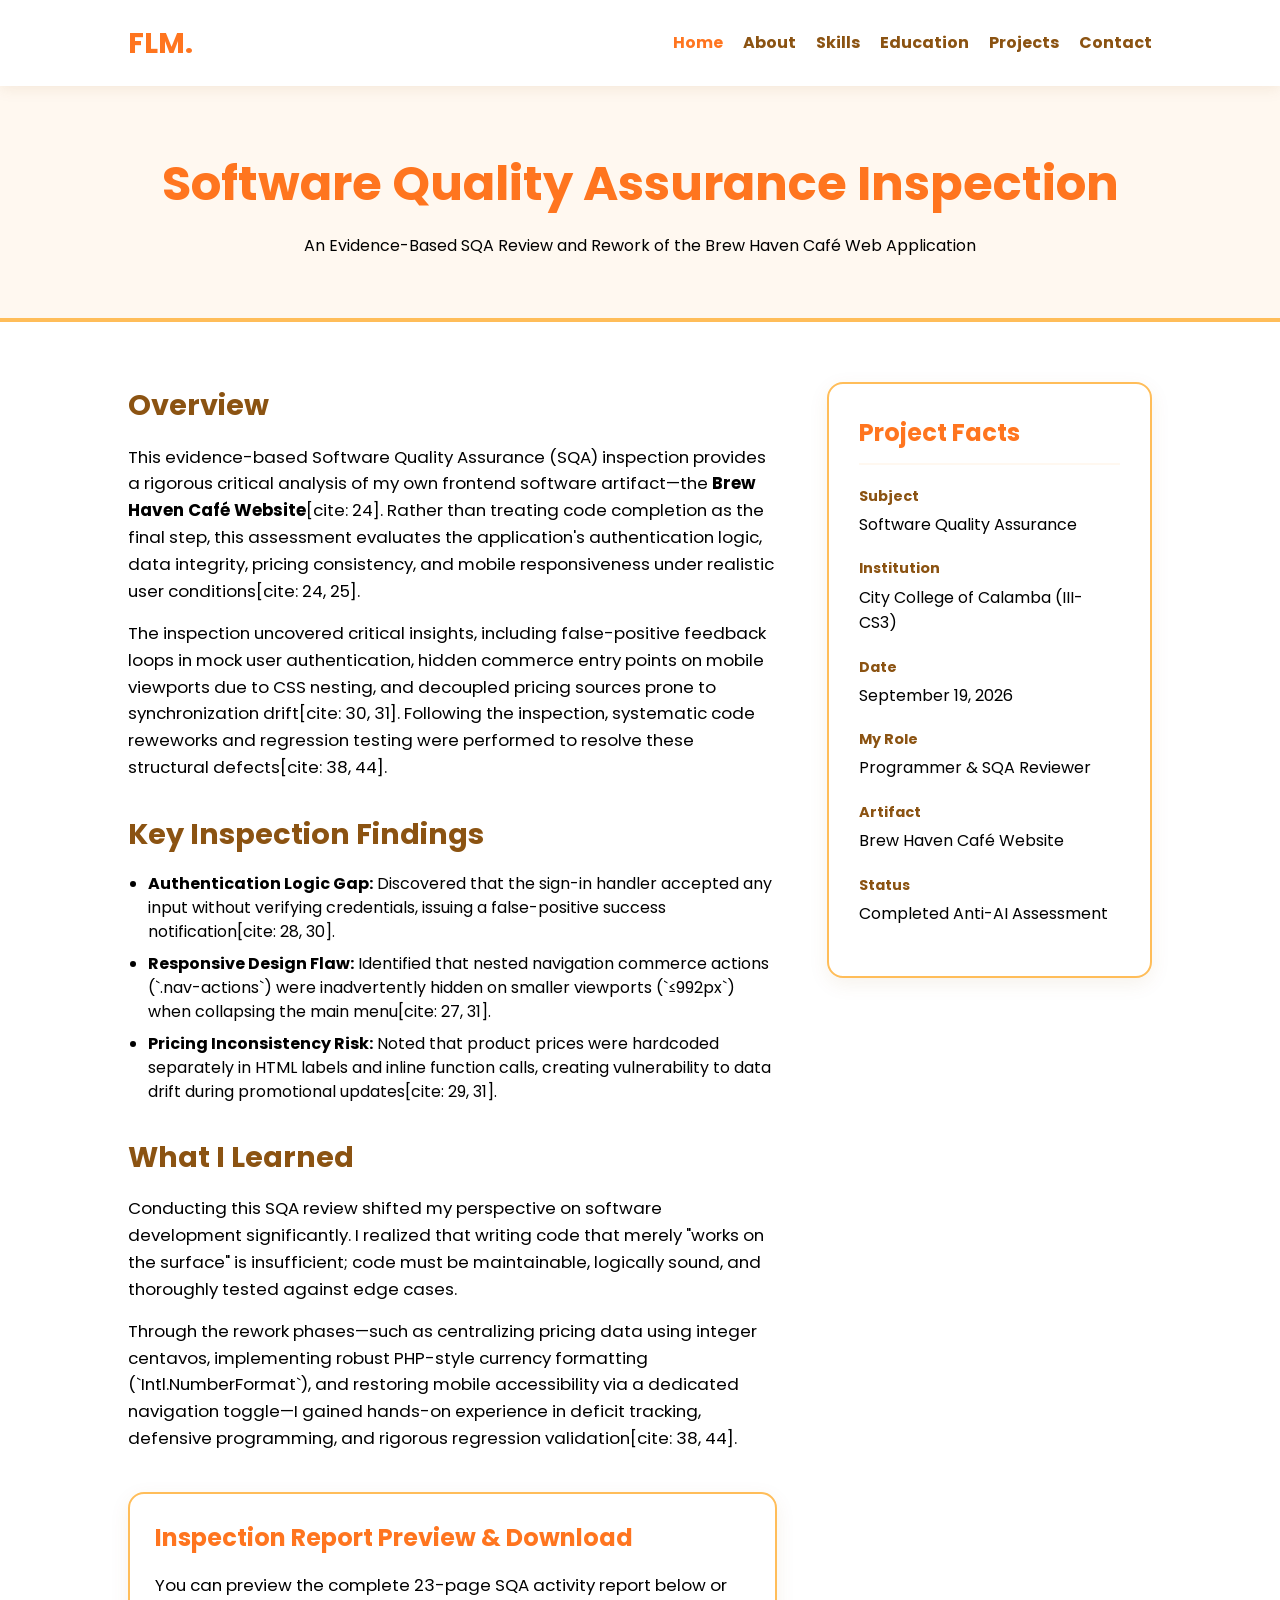
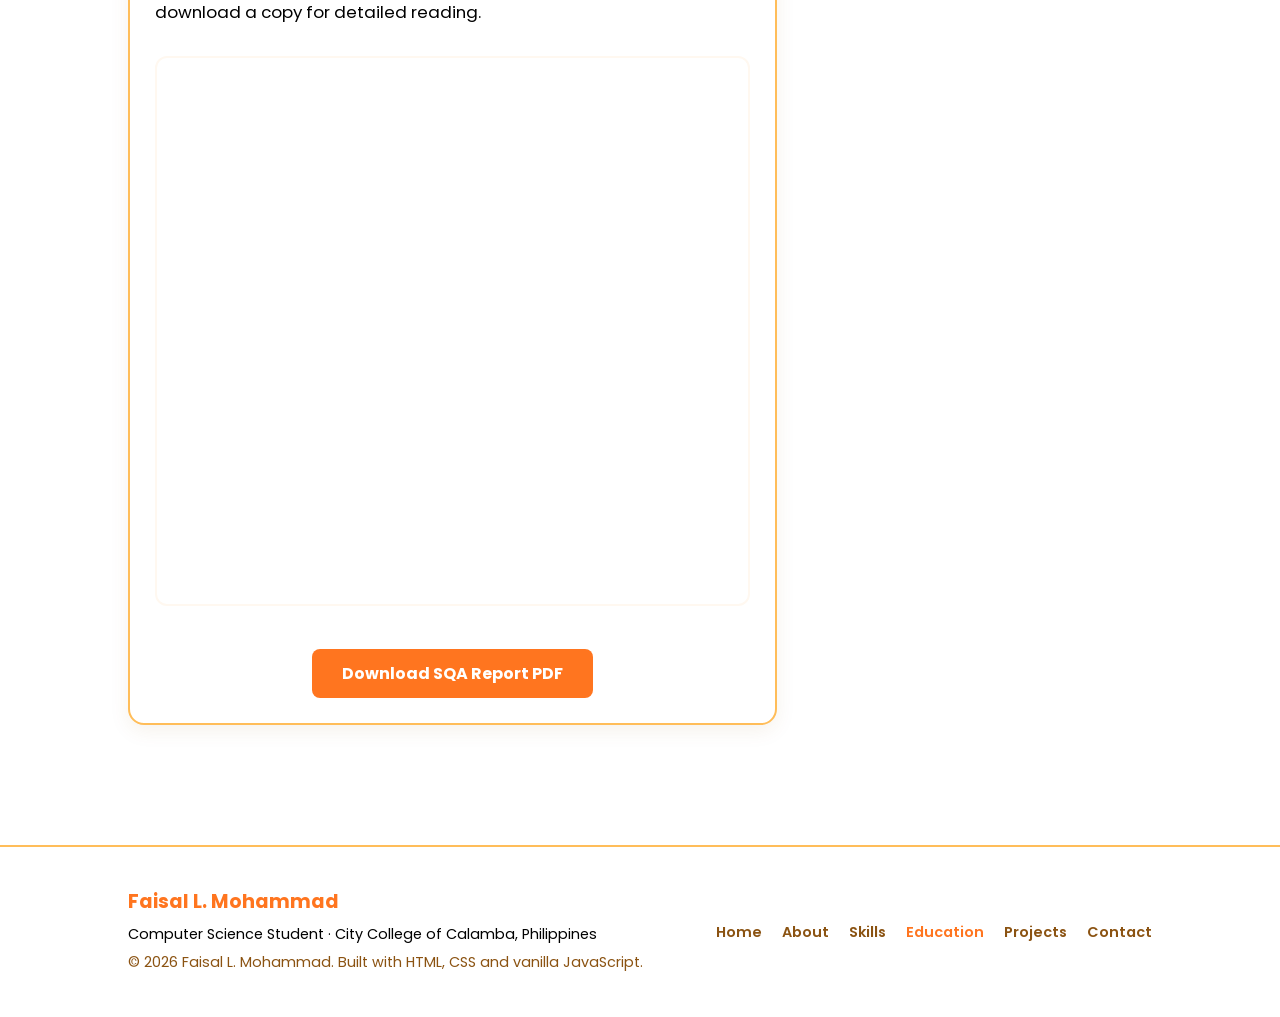
<file: sqa-report.html>
<!DOCTYPE html>
<html lang="en">
<head>
    <meta charset="UTF-8">
    <meta name="viewport" content="width=device-width, initial-scale=1.0">
    <title>Software Quality Assurance Inspection | Faisal L. Mohammad</title>
    <link href="https://fonts.googleapis.com/css2?family=Poppins:wght@400;700&display=swap" rel="stylesheet">
    <link rel="stylesheet" href="style.css">
    <style>
        .project-header {
            background-color: var(--bg-light);
            padding: 60px 10%;
            text-align: center;
            border-bottom: 4px solid var(--light-orange);
            display: flex; 
            flex-direction: column; 
            align-items: center; 
            gap: 15px;
        }
        .project-header h1 {
            color: var(--primary-orange);
            font-size: 3rem;
            margin-bottom: 10px;
        }
        .project-container {
            display: flex;
            gap: 50px;
            padding: 60px 10%;
            flex-wrap: wrap;
        }
        .project-main {
            flex: 2;
            min-width: 300px;
        }
        .project-main h2 {
            color: var(--brown);
            margin: 30px 0 15px 0;
            font-size: 1.8rem;
        }
        .project-main p {
            font-size: 1.05rem;
            line-height: 1.6;
            color: var(--black);
            margin-bottom: 15px;
        }
        .project-main ul {
            margin-left: 20px;
            margin-bottom: 15px;
        }
        .project-main li {
            margin-bottom: 8px;
            color: var(--black);
            line-height: 1.5;
        }
        .project-right {
            flex: 1;
            min-width: 280px;
            display: flex;
            flex-direction: column;
            gap: 40px;
        }
        .project-sidebar {
            background: var(--white);
            padding: 30px;
            border-radius: 16px;
            box-shadow: 0 6px 20px rgba(139, 83, 18, 0.08);
            border: 2px solid var(--light-orange);
            height: fit-content;
        }
        .project-sidebar h3 {
            color: var(--primary-orange);
            margin-bottom: 20px;
            font-size: 1.5rem;
            border-bottom: 2px solid var(--bg-light);
            padding-bottom: 10px;
        }
        .fact-item {
            margin-bottom: 20px;
        }
        .fact-item span {
            display: block;
            font-size: 0.9rem;
            color: var(--brown);
            font-weight: 700;
            margin-bottom: 4px;
        }
        .fact-item p {
            font-size: 1rem;
            color: var(--black);
        }
        .pdf-preview-container {
            margin-top: 40px;
            background: var(--white);
            padding: 25px;
            border-radius: 16px;
            box-shadow: 0 6px 20px rgba(139, 83, 18, 0.08);
            border: 2px solid var(--light-orange);
        }
        @media (max-width: 768px) {
            .project-container {
                flex-direction: column;
            }
        }
    </style>
</head>
<body>
    <!-- NAVIGATION -->
    <nav class="navbar">
        <div class="logo">FLM.</div>
        <ul class="nav-links">
            <li><a href="index.html" style="color: var(--primary-orange);">Home</a></li>
            <li><a href="about.html">About</a></li>
            <li><a href="skills.html">Skills</a></li>
            <li><a href="education.html">Education</a></li>
            <li><a href="projects.html">Projects</a></li>
            <li><a href="contact.html">Contact</a></li>
        </ul>
    </nav>


    <!-- PROJECT HEADER -->
    <header class="project-header">
        <div>
            <h1>Software Quality Assurance Inspection</h1>
            <p>An Evidence-Based SQA Review and Rework of the Brew Haven Café Web Application</p>
        </div>
    </header>

    <!-- PROJECT CONTENT -->
    <div class="project-container">
        <!-- Left Column: Main Content -->
        <div class="project-main">
            <h2 style="margin-top: 0;">Overview</h2>
            <p>This evidence-based Software Quality Assurance (SQA) inspection provides a rigorous critical analysis of my own frontend software artifact—the <strong>Brew Haven Café Website</strong>[cite: 24]. Rather than treating code completion as the final step, this assessment evaluates the application's authentication logic, data integrity, pricing consistency, and mobile responsiveness under realistic user conditions[cite: 24, 25].</p>
            <p>The inspection uncovered critical insights, including false-positive feedback loops in mock user authentication, hidden commerce entry points on mobile viewports due to CSS nesting, and decoupled pricing sources prone to synchronization drift[cite: 30, 31]. Following the inspection, systematic code reweworks and regression testing were performed to resolve these structural defects[cite: 38, 44].</p>

            <h2>Key Inspection Findings</h2>
            <ul>
                <li><strong>Authentication Logic Gap:</strong> Discovered that the sign-in handler accepted any input without verifying credentials, issuing a false-positive success notification[cite: 28, 30].</li>
                <li><strong>Responsive Design Flaw:</strong> Identified that nested navigation commerce actions (`.nav-actions`) were inadvertently hidden on smaller viewports (`≤992px`) when collapsing the main menu[cite: 27, 31].</li>
                <li><strong>Pricing Inconsistency Risk:</strong> Noted that product prices were hardcoded separately in HTML labels and inline function calls, creating vulnerability to data drift during promotional updates[cite: 29, 31].</li>
            </ul>

            <h2>What I Learned</h2>
            <p>Conducting this SQA review shifted my perspective on software development significantly. I realized that writing code that merely "works on the surface" is insufficient; code must be maintainable, logically sound, and thoroughly tested against edge cases.</p>
            <p>Through the rework phases—such as centralizing pricing data using integer centavos, implementing robust PHP-style currency formatting (`Intl.NumberFormat`), and restoring mobile accessibility via a dedicated navigation toggle—I gained hands-on experience in deficit tracking, defensive programming, and rigorous regression validation[cite: 38, 44].</p>

            <!-- PDF Preview Section -->
            <div class="pdf-preview-container">
                <h3 style="color: var(--primary-orange); margin-bottom: 15px; font-size: 1.5rem;">Inspection Report Preview & Download</h3>
                <p>You can preview the complete 23-page SQA activity report below or download a copy for detailed reading.</p>
                
                <iframe src="Mohammad_ActivityMidtermLesosn1.pdf" width="100%" height="550px" style="border: 2px solid var(--bg-light); border-radius: 12px; margin-top: 15px; margin-bottom: 20px;"></iframe>
                
                <div style="text-align: center;">
                    <a href="Mohammad_ActivityMidtermLesosn1.pdf" download class="project-link" style="display: inline-block; padding: 12px 30px; background-color: var(--primary-orange); color: var(--white); border-radius: 8px; text-decoration: none; font-weight: 700;">Download SQA Report PDF</a>
                </div>
            </div>
        </div>

        <!-- Right Column: Project Facts Sidebar -->
        <div class="project-right">
            <aside class="project-sidebar">
                <h3>Project Facts</h3>
                
                <div class="fact-item">
                    <span>Subject</span>
                    <p>Software Quality Assurance</p>
                </div>
                
                <div class="fact-item">
                    <span>Institution</span>
                    <p>City College of Calamba (III-CS3)</p>
                </div>
                
                <div class="fact-item">
                    <span>Date</span>
                    <p>September 19, 2026</p>
                </div>

                <div class="fact-item">
                    <span>My Role</span>
                    <p>Programmer & SQA Reviewer</p>
                </div>

                <div class="fact-item">
                    <span>Artifact</span>
                    <p>Brew Haven Café Website</p>
                </div>

                <div class="fact-item">
                    <span>Status</span>
                    <p>Completed Anti-AI Assessment</p>
                </div>
            </aside>
        </div>
    </div>

<!-- FOOTER -->
    <footer>
        <div class="footer-left">
            <h3>Faisal L. Mohammad</h3>
            <p>Computer Science Student · City College of Calamba, Philippines</p>
            <p class="copyright">&copy; 2026 Faisal L. Mohammad. Built with HTML, CSS and vanilla JavaScript.</p>
        </div>
        <ul class="footer-links">
            <li><a href="index.html">Home</a></li>
            <li><a href="about.html">About</a></li>
            <li><a href="skills.html">Skills</a></li>
            <li><a href="education.html" style="color: var(--primary-orange);">Education</a></li>
            <li><a href="projects.html">Projects</a></li>
            <li><a href="contact.html">Contact</a></li>
        </ul>
    </footer>
</body>
</html>
</file>
<file: style.css>
/* Color Palette Variables */
:root {
    --primary-orange: #ff751f;
    --light-orange: #ffbd59;
    --brown: #8b5312;
    --black: #000000;
    --white: #ffffff;
    --bg-light: #fff8f0; /* A very soft, warm off-white to complement the palette */
}

/* Base Styles & Reset */
* {
    margin: 0;
    padding: 0;
    box-sizing: border-box;
    font-family: 'Poppins', sans-serif; /* Updated Typography */
    scroll-behavior: smooth;
}

body {
    line-height: 1.6;
    color: var(--black);
    background-color: var(--white);
}

.highlight {
    color: var(--primary-orange);
}

.bg-light {
    background-color: var(--bg-light);
}

/* Typography & Layout */
.section {
    padding: 80px 10%;
}

.section-title {
    text-align: center;
    font-size: 2.5rem;
    margin-bottom: 40px;
    color: var(--brown);
    font-weight: 700;
}

/* Navigation */
.navbar {
    display: flex;
    justify-content: space-between;
    align-items: center;
    padding: 20px 10%;
    background: var(--white);
    box-shadow: 0 2px 15px rgba(139, 83, 18, 0.1);
    position: sticky;
    top: 0;
    z-index: 1000;
}

.navbar .logo {
    font-size: 1.8rem;
    font-weight: 700;
    color: var(--primary-orange);
}

.nav-links {
    list-style: none;
    display: flex;
    gap: 20px;
}

.nav-links a {
    text-decoration: none;
    color: var(--brown);
    font-weight: 700;
    transition: color 0.3s;
}

.nav-links a:hover {
    color: var(--primary-orange);
}

/* Hero Section */
.hero {
    display: flex;
    align-items: center;
    justify-content: space-between;
    padding: 100px 10%;
    min-height: 80vh;
}

.hero-content {
    max-width: 600px;
}

.hero-content h1 {
    font-size: 3.5rem;
    margin-bottom: 10px;
    font-weight: 700;
    color: var(--brown);
}

.hero-content h2 {
    font-size: 1.5rem;
    font-weight: 400;
    color: var(--black);
    margin-bottom: 20px;
}

.hero-content p {
    font-size: 1.1rem;
    color: var(--black);
    margin-bottom: 30px;
}

.btn {
    display: inline-block;
    padding: 12px 28px;
    background-color: var(--primary-orange);
    color: var(--white);
    text-decoration: none;
    border-radius: 25px; /* Rounded for a playful vibe */
    font-weight: 700;
    transition: all 0.3s ease;
    border: 2px solid var(--primary-orange);
}

.btn:hover {
    background-color: var(--white);
    color: var(--primary-orange);
    box-shadow: 0 4px 10px rgba(255, 117, 31, 0.3);
}

.hero-image img {
    width: 350px;
    height: 350px;
    border-radius: 50%;
    object-fit: cover;
    background-color: var(--light-orange);
    border: 8px solid var(--white);
    box-shadow: 0 10px 25px rgba(139, 83, 18, 0.15);
}

/* Grids for Skills and Projects */
.skills-grid, .projects-grid {
    display: grid;
    grid-template-columns: repeat(auto-fit, minmax(250px, 1fr));
    gap: 30px;
}

/* Cards */
.skill-card, .project-card {
    background: var(--white);
    padding: 30px;
    border-radius: 16px; /* Soft rounded corners */
    box-shadow: 0 6px 20px rgba(139, 83, 18, 0.08);
    transition: transform 0.3s, box-shadow 0.3s;
    border-bottom: 4px solid var(--light-orange);
}

.skill-card:hover, .project-card:hover {
    transform: translateY(-8px);
    box-shadow: 0 12px 25px rgba(139, 83, 18, 0.15);
}

.skill-card h3, .project-card h3 {
    margin-bottom: 15px;
    color: var(--primary-orange);
    font-weight: 700;
}

.project-link {
    display: inline-block;
    margin-top: 15px;
    color: var(--brown);
    text-decoration: none;
    font-weight: 700;
    transition: color 0.3s;
}

.project-link:hover {
    color: var(--primary-orange);
}

/* Contact Info */
.contact-info {
    text-align: center;
    font-size: 1.1rem;
}

.contact-info p {
    margin-bottom: 10px;
}

.contact-info a {
    color: var(--primary-orange);
    text-decoration: none;
    font-weight: 700;
}

.social-links {
    margin-top: 20px;
}

.social-links a {
    margin: 0 12px;
    color: var(--brown);
    text-decoration: none;
    font-weight: 700;
    transition: color 0.3s;
}

.social-links a:hover {
    color: var(--primary-orange);
}

footer {
    background-color: var(--white);
    border-top: 2px solid var(--light-orange);
    padding: 40px 10%;
    display: flex;
    justify-content: space-between;
    align-items: center;
    flex-wrap: wrap;
    gap: 20px;
    margin-top: 60px;
}

.footer-left h3 {
    color: var(--primary-orange);
    font-size: 1.2rem;
    margin-bottom: 5px;
}

.footer-left p {
    color: var(--black);
    font-size: 0.9rem;
    margin-bottom: 3px;
}

.footer-left .copyright {
    color: var(--brown);
    font-size: 0.85srem;
    margin-top: 5px;
}

.footer-links {
    display: flex;
    gap: 20px;
    list-style: none;
    padding: 0;
    margin: 0;
}

.footer-links a {
    color: var(--brown);
    text-decoration: none;
    font-size: 0.9rem;
    font-weight: 600;
    transition: color 0.3s ease;
}

.footer-links a:hover {
    color: var(--primary-orange);
}

@media (max-width: 768px) {
    footer {
        flex-direction: column;
        align-items: flex-start;
    }
    .footer-links {
        flex-direction: column;
        gap: 10px;
    }
}

/* Responsive Design */
@media (max-width: 768px) {
    .hero {
        flex-direction: column-reverse;
        text-align: center;
        padding: 50px 5%;
    }
    
    .hero-content {
        margin-top: 40px;
    }

    .navbar {
        flex-direction: column;
        gap: 15px;
    }
}
</file>
